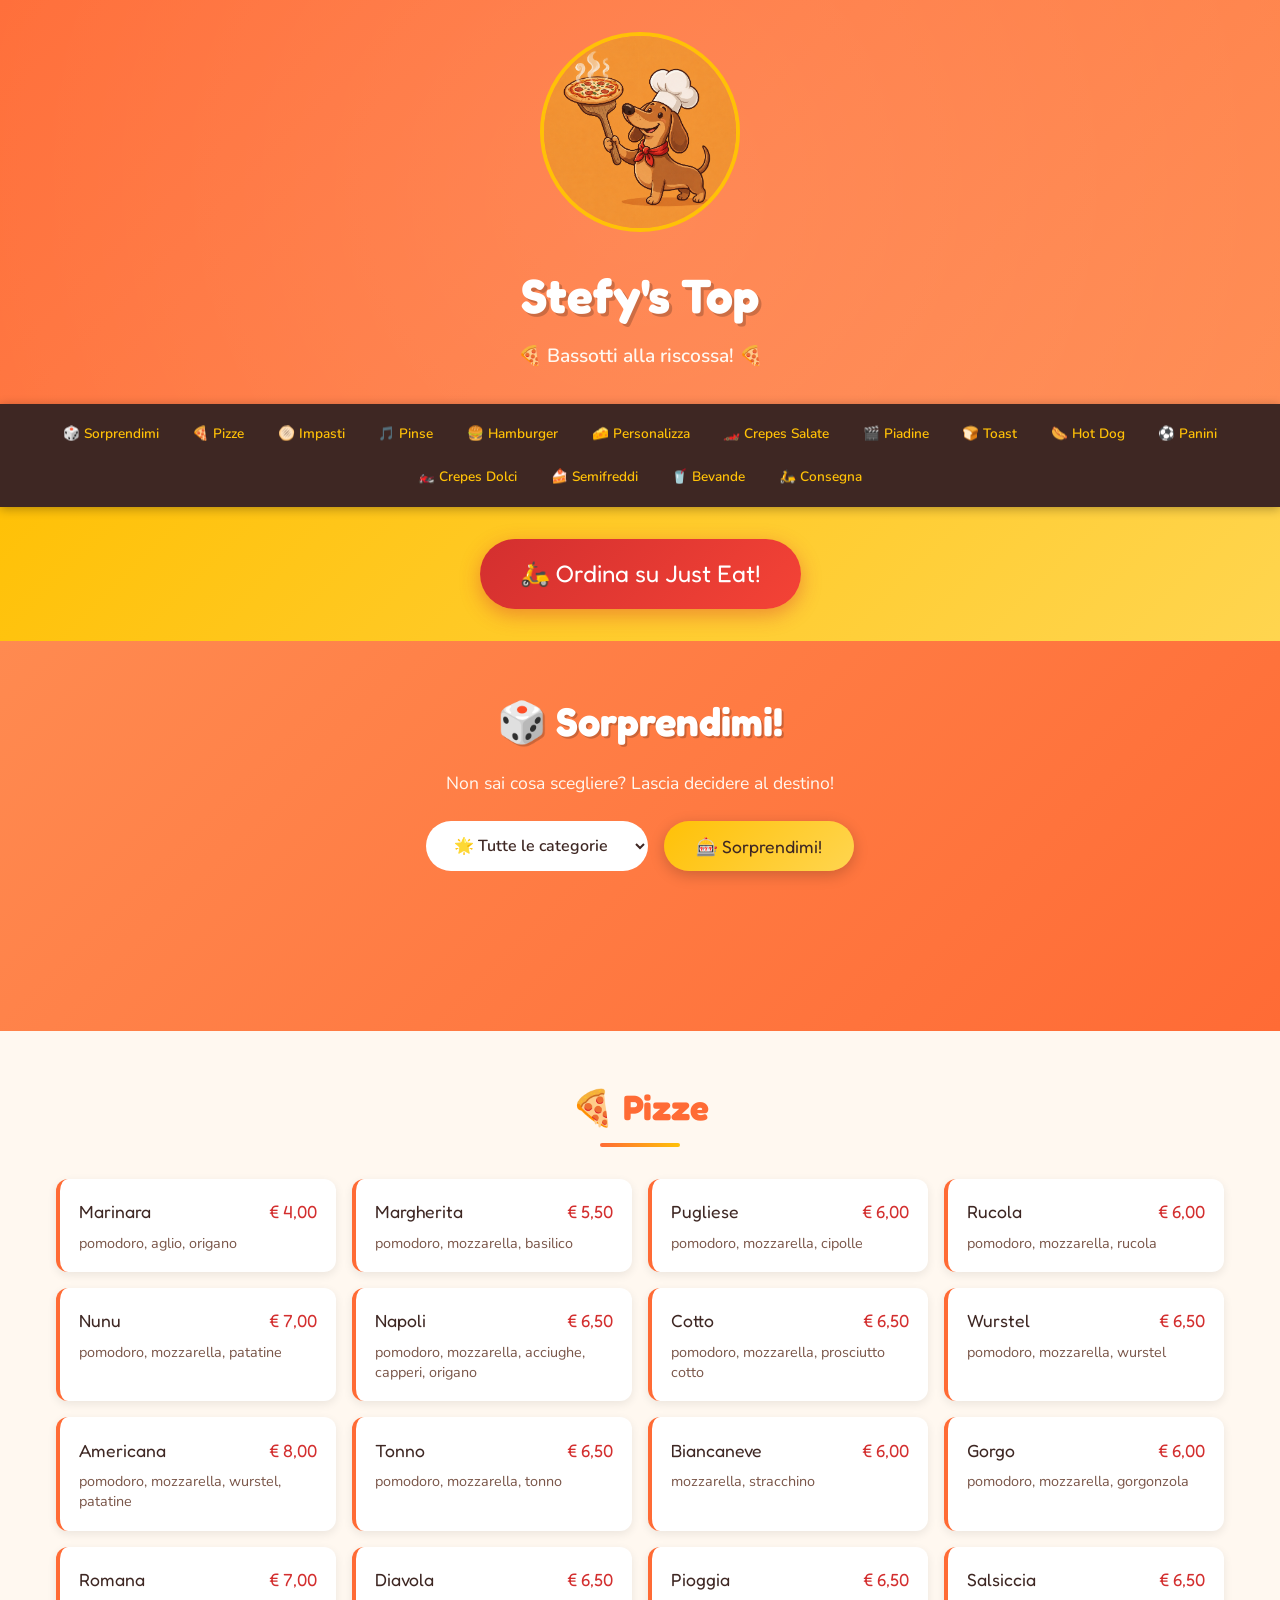
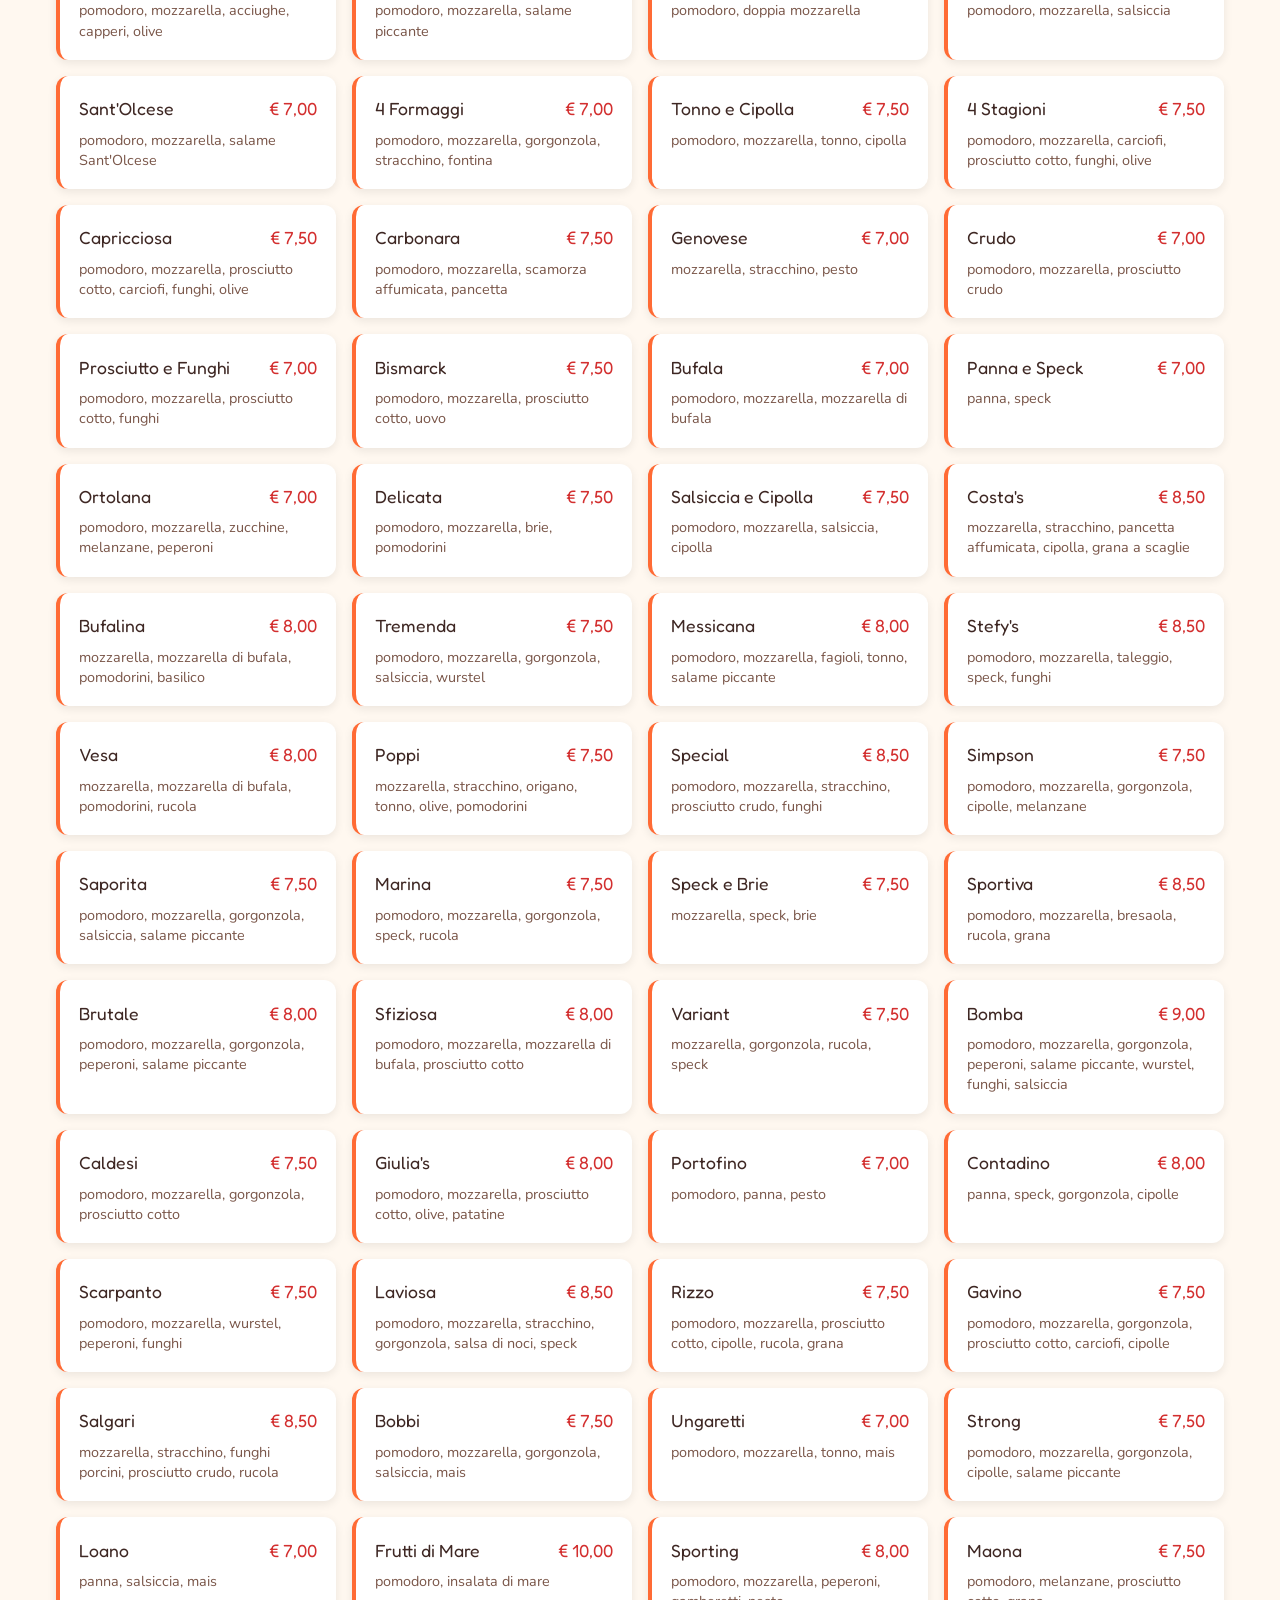
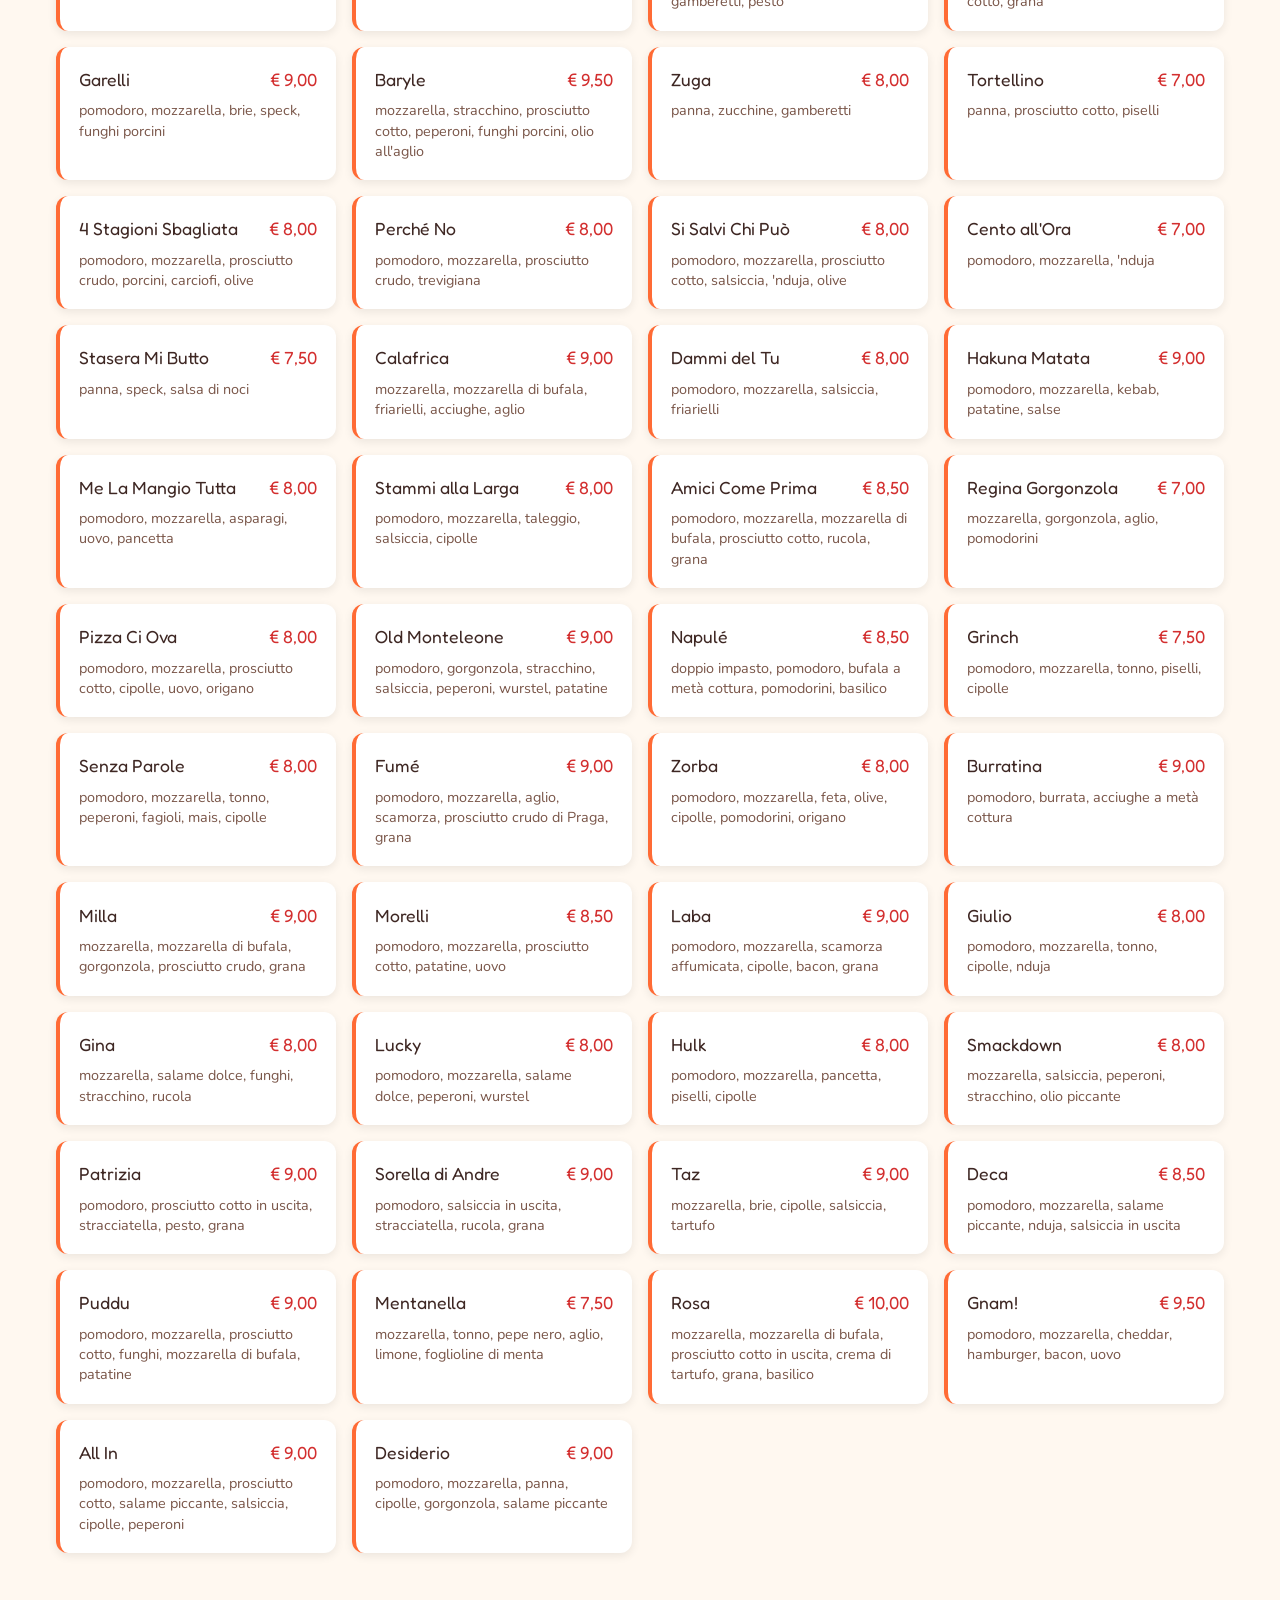
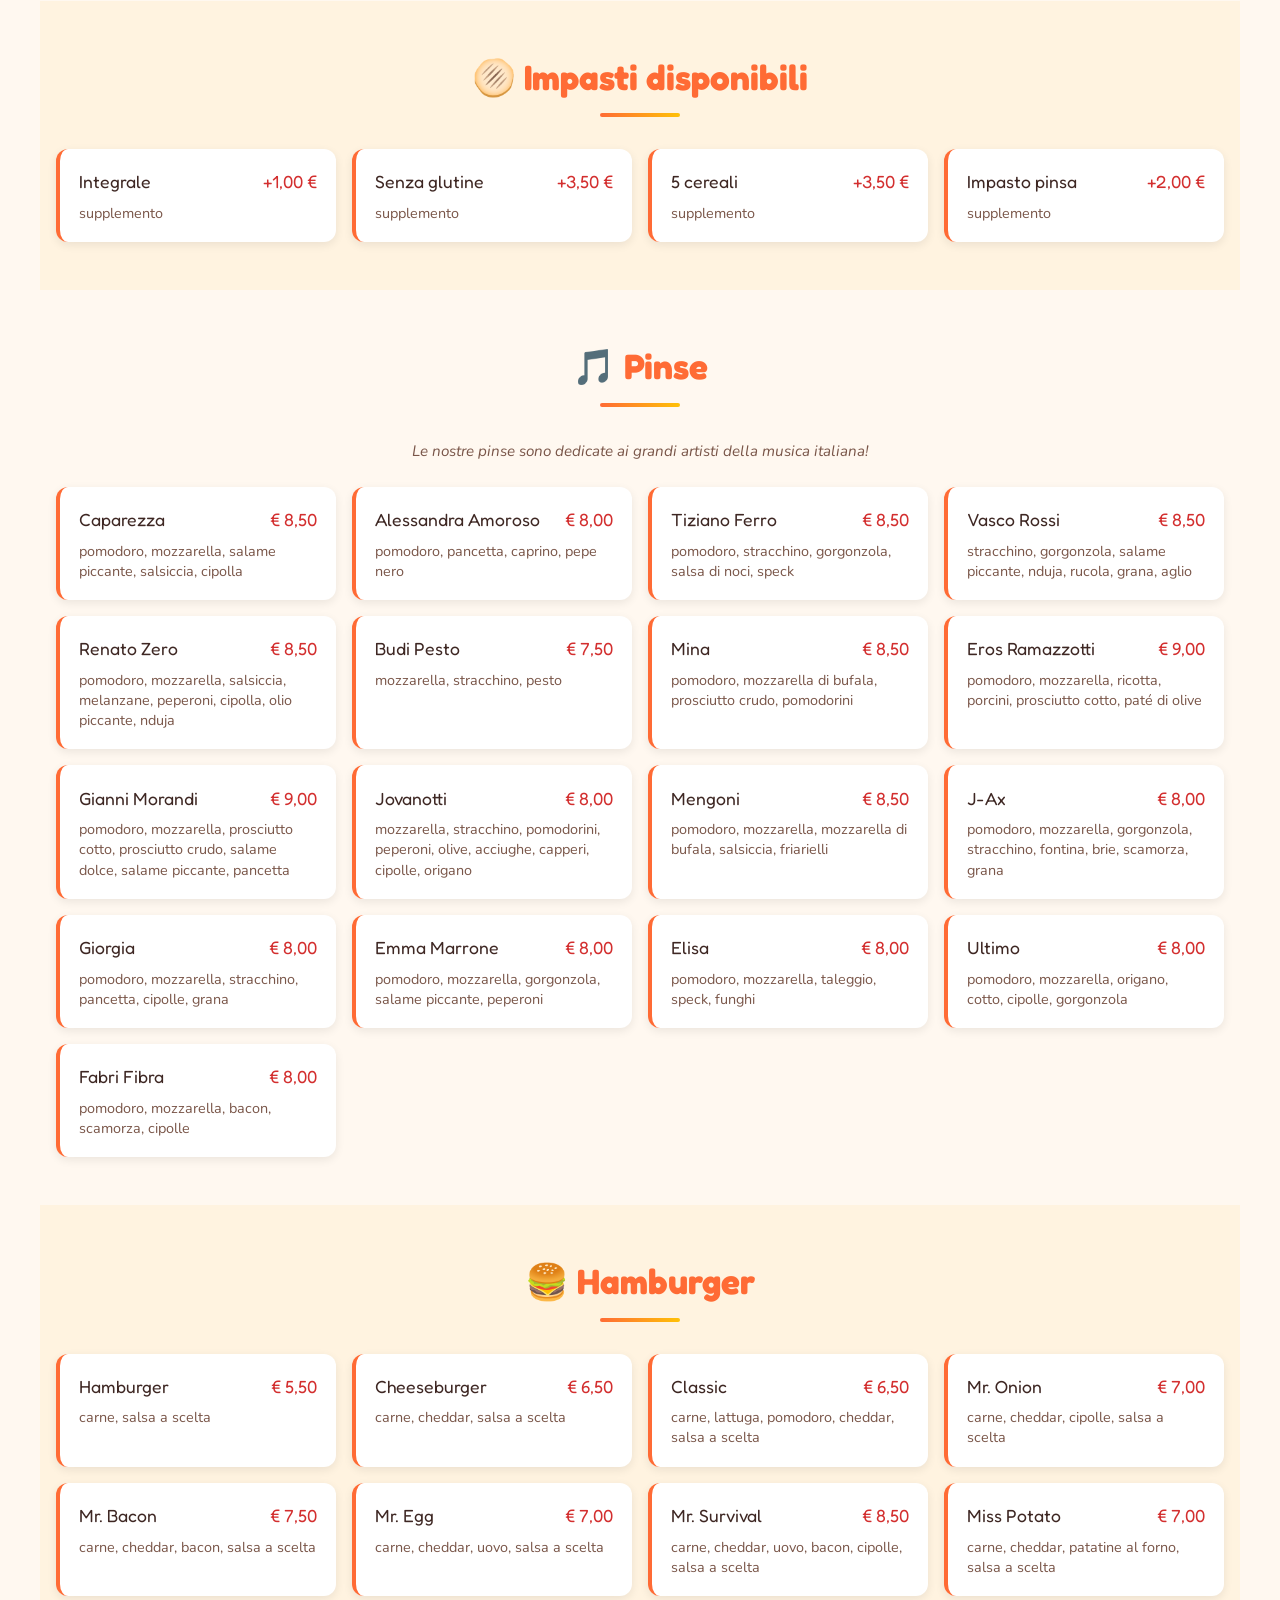
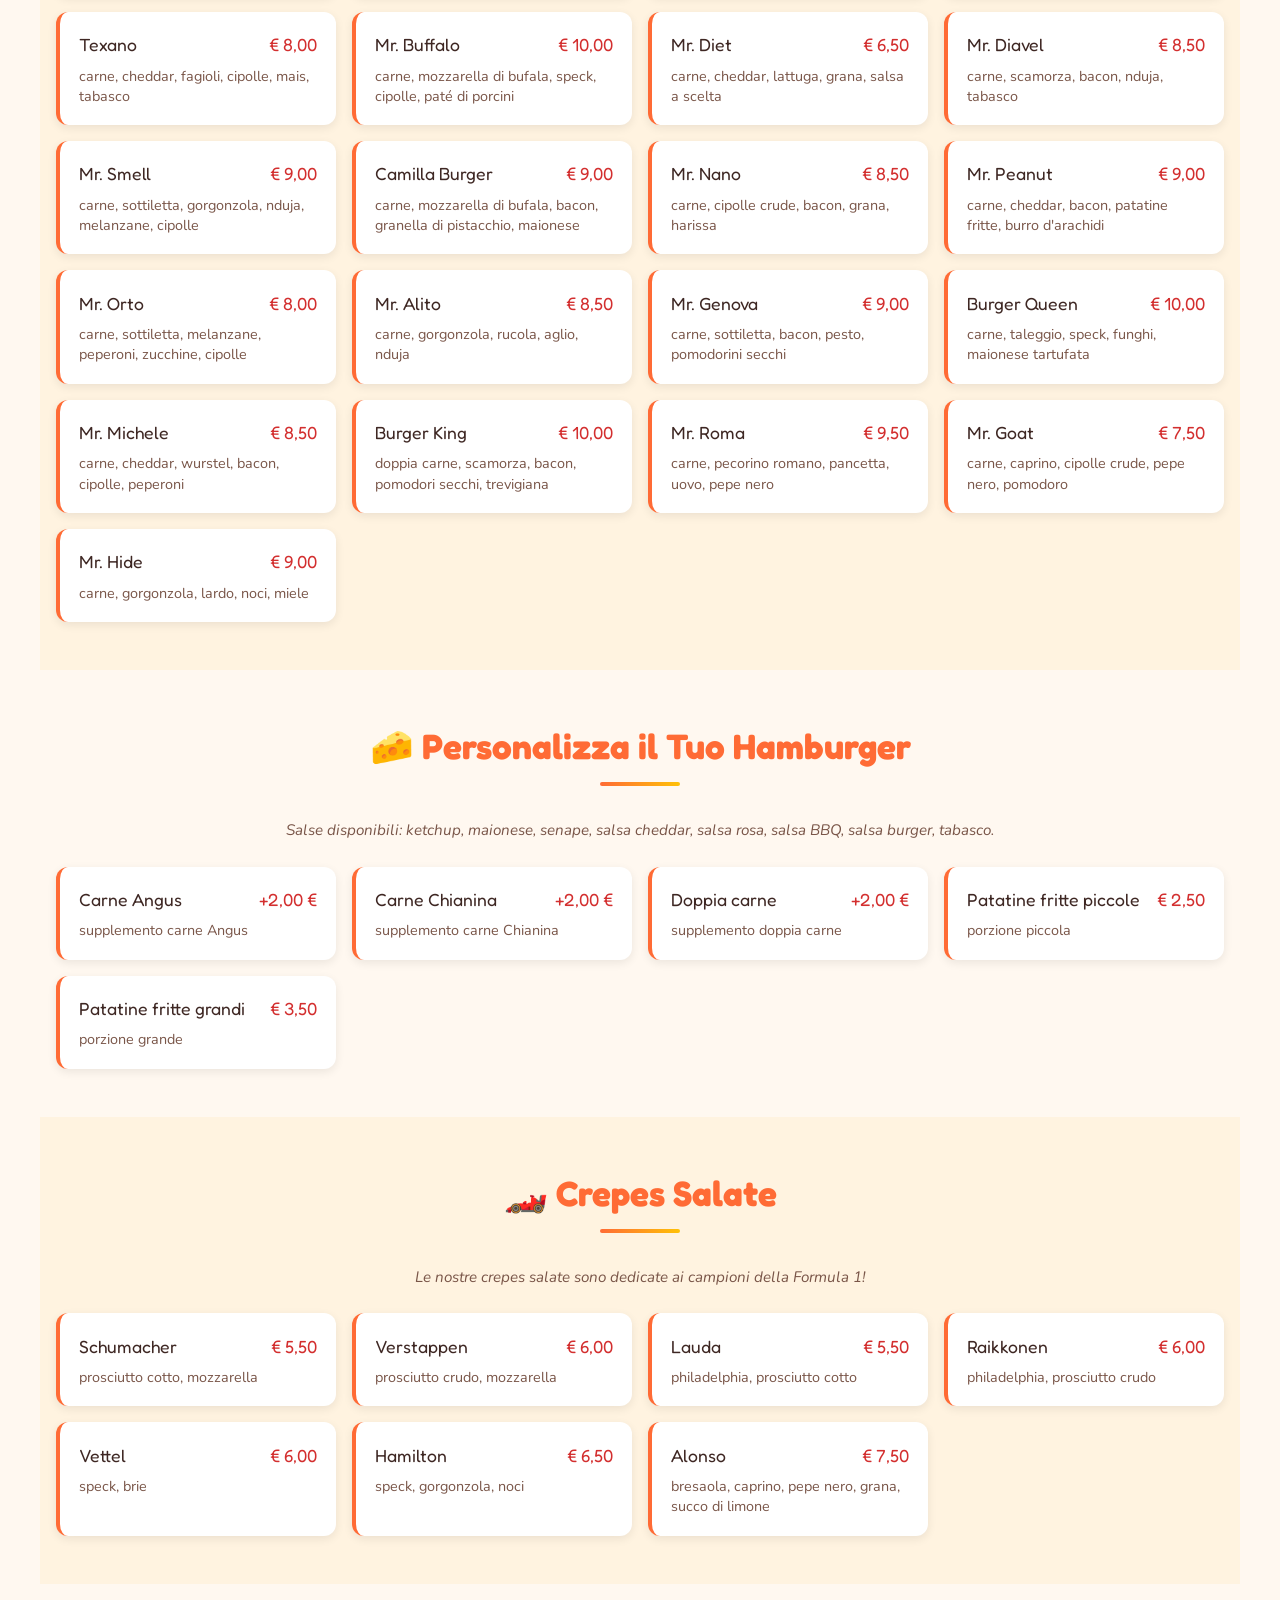
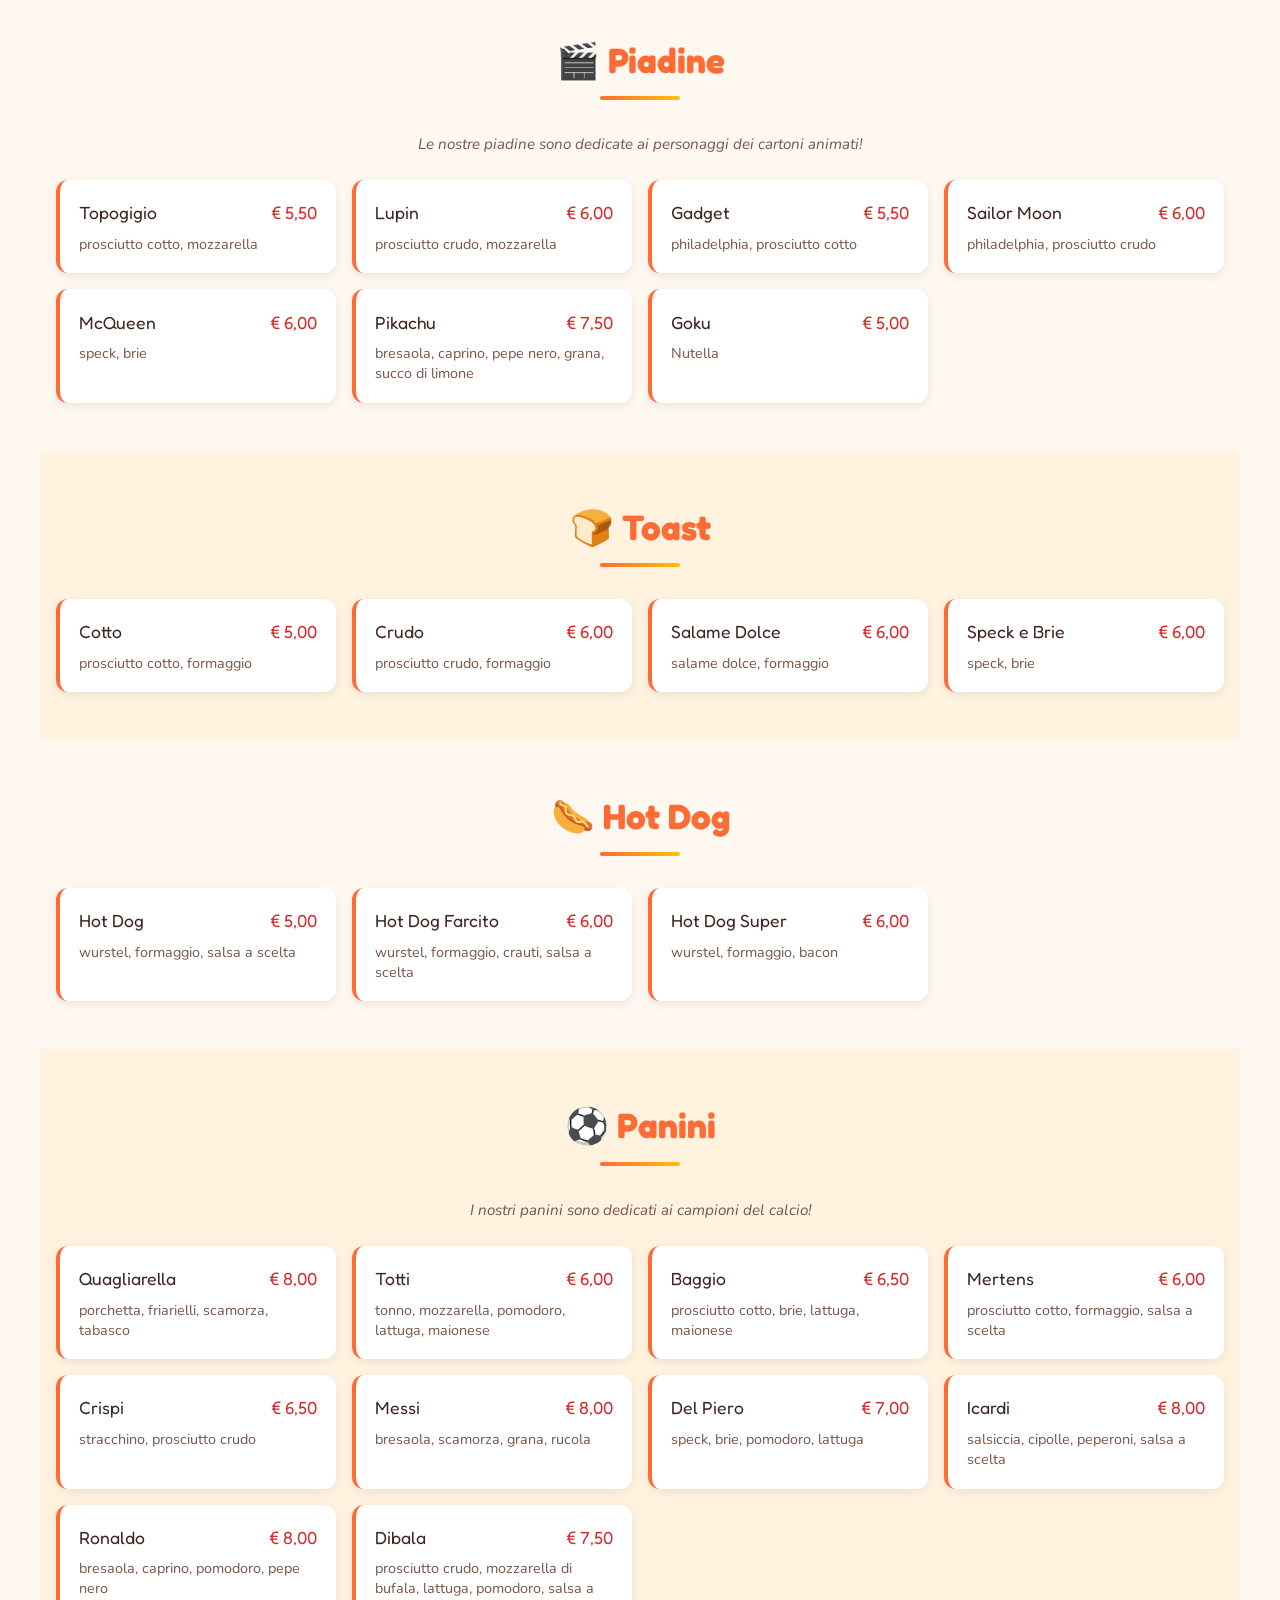
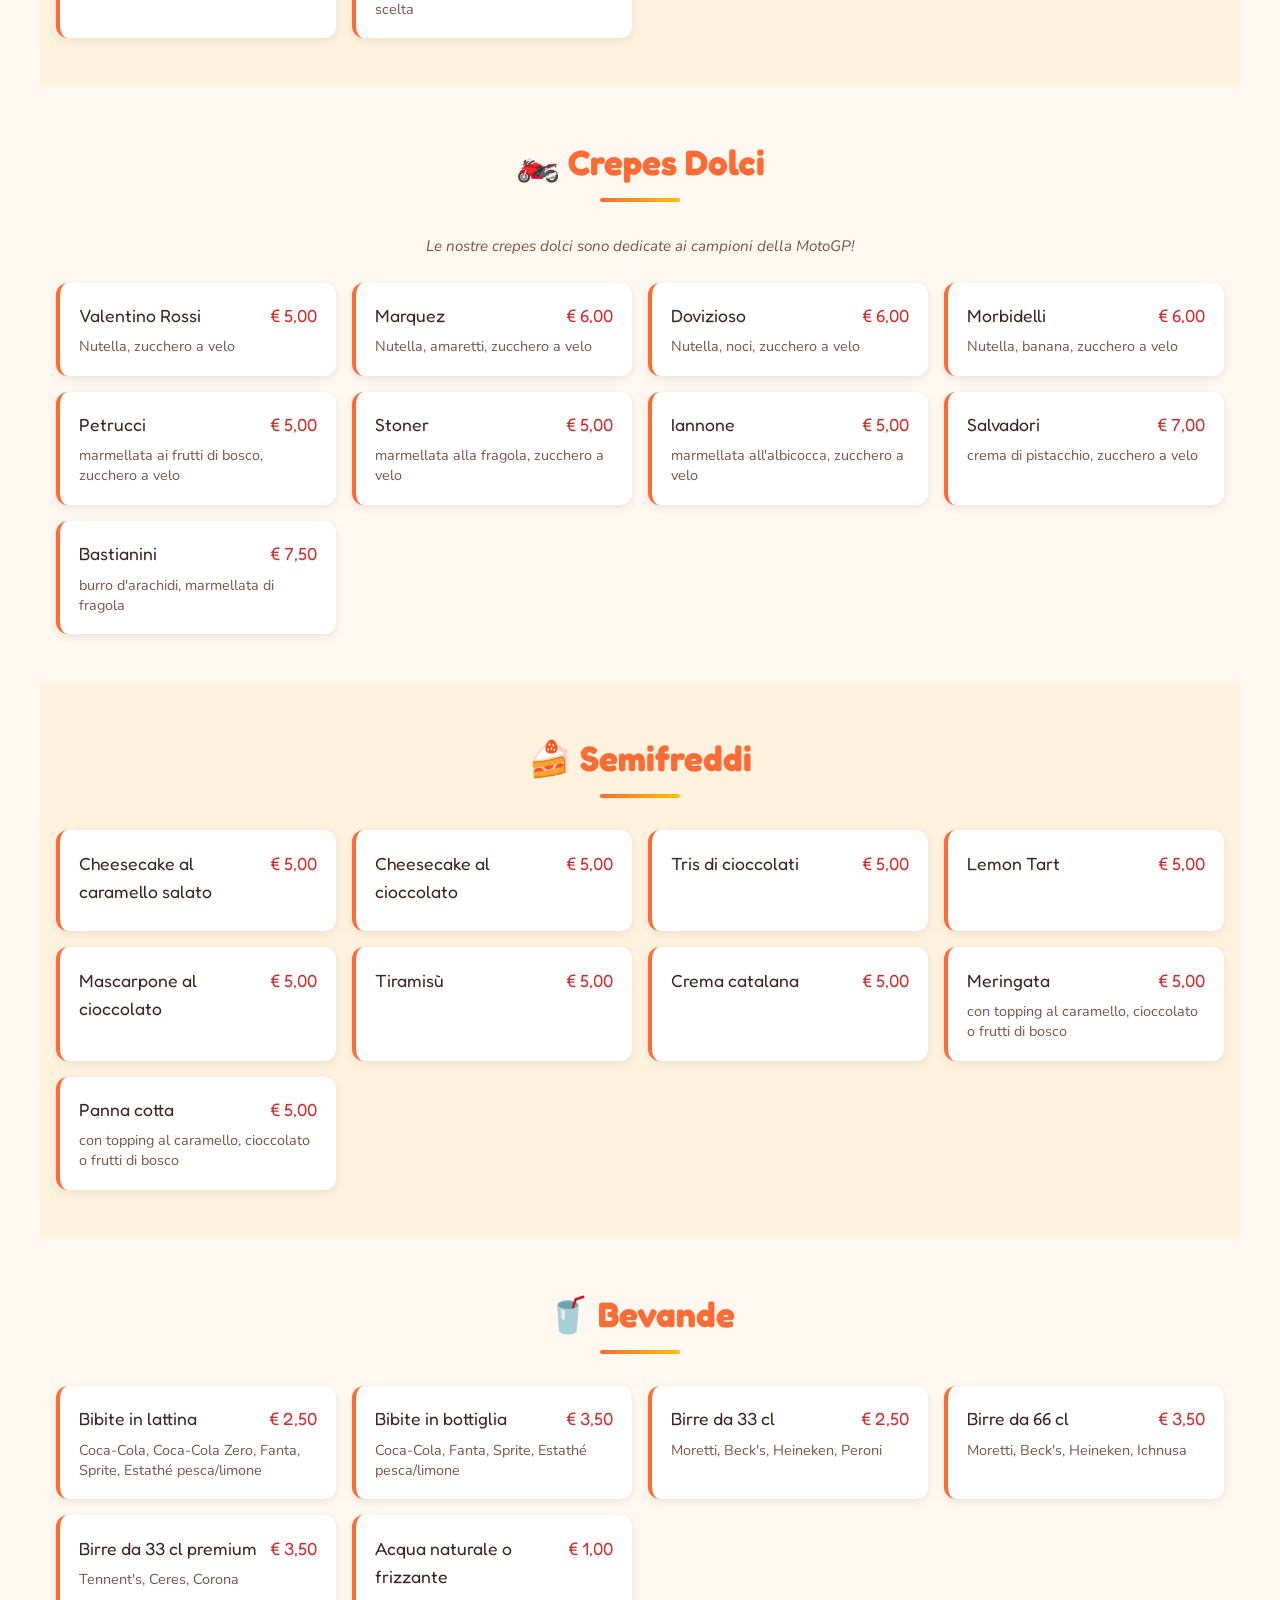
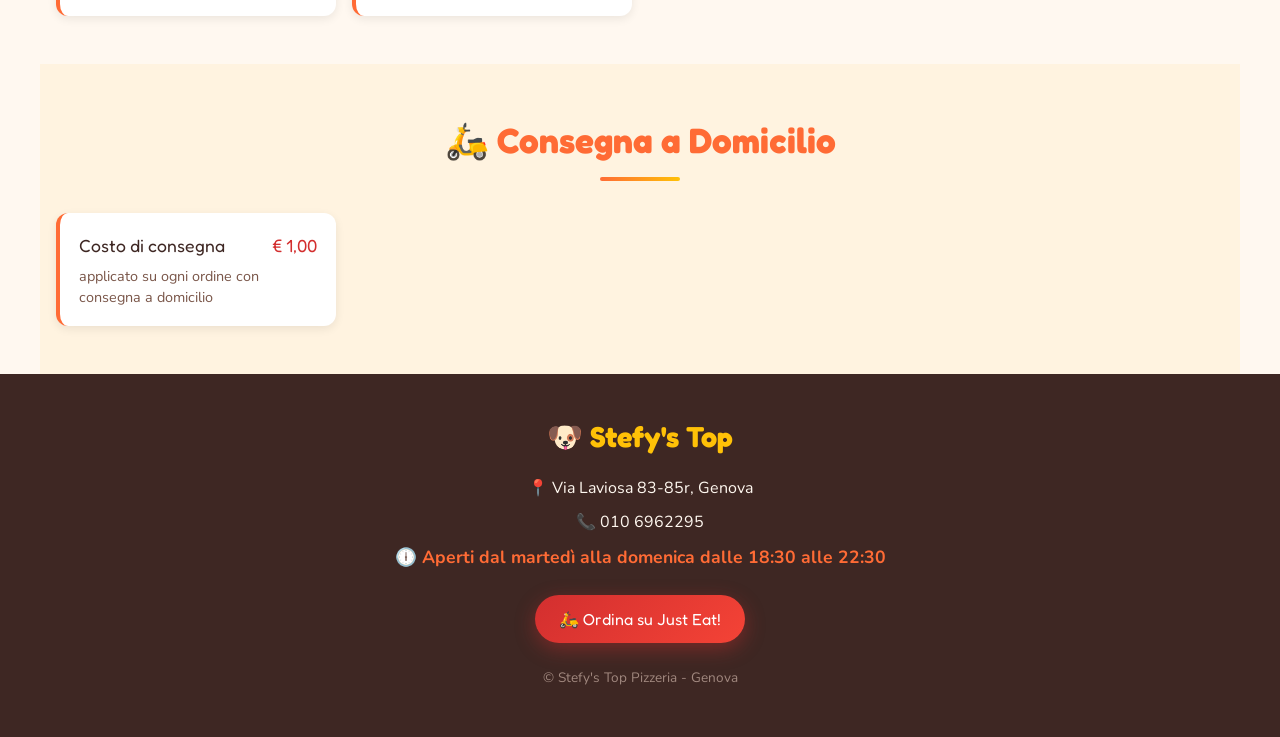
<file: index.html>
<!DOCTYPE html>
<html lang="it">
<head>
  <meta charset="UTF-8">
  <meta http-equiv="refresh" content="0; url=Sito/final/index.html">
  <title>Stefy's Top - Pizzeria Genova</title>
</head>
<body>
  <p>Se non vieni reindirizzato automaticamente, <a href="Sito/final/index.html">clicca qui</a>.</p>
</body>
</html>
</file>
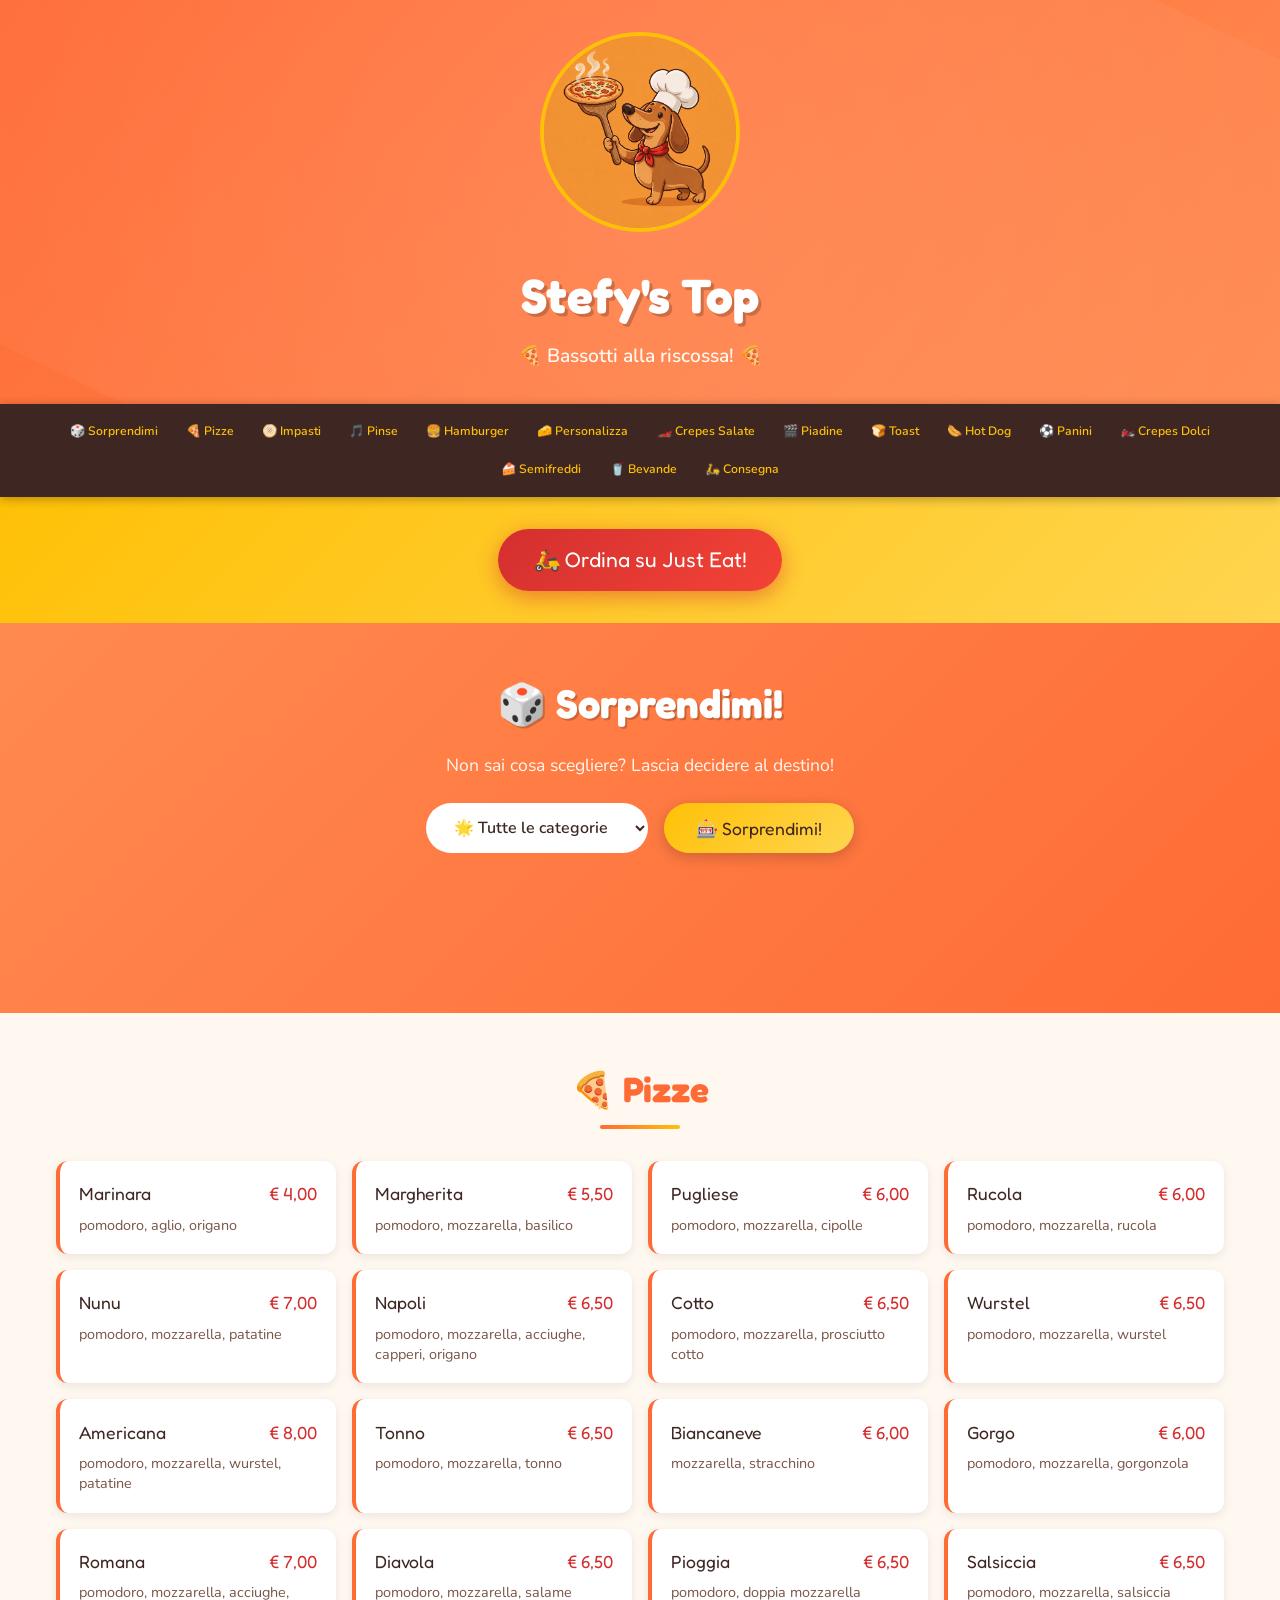
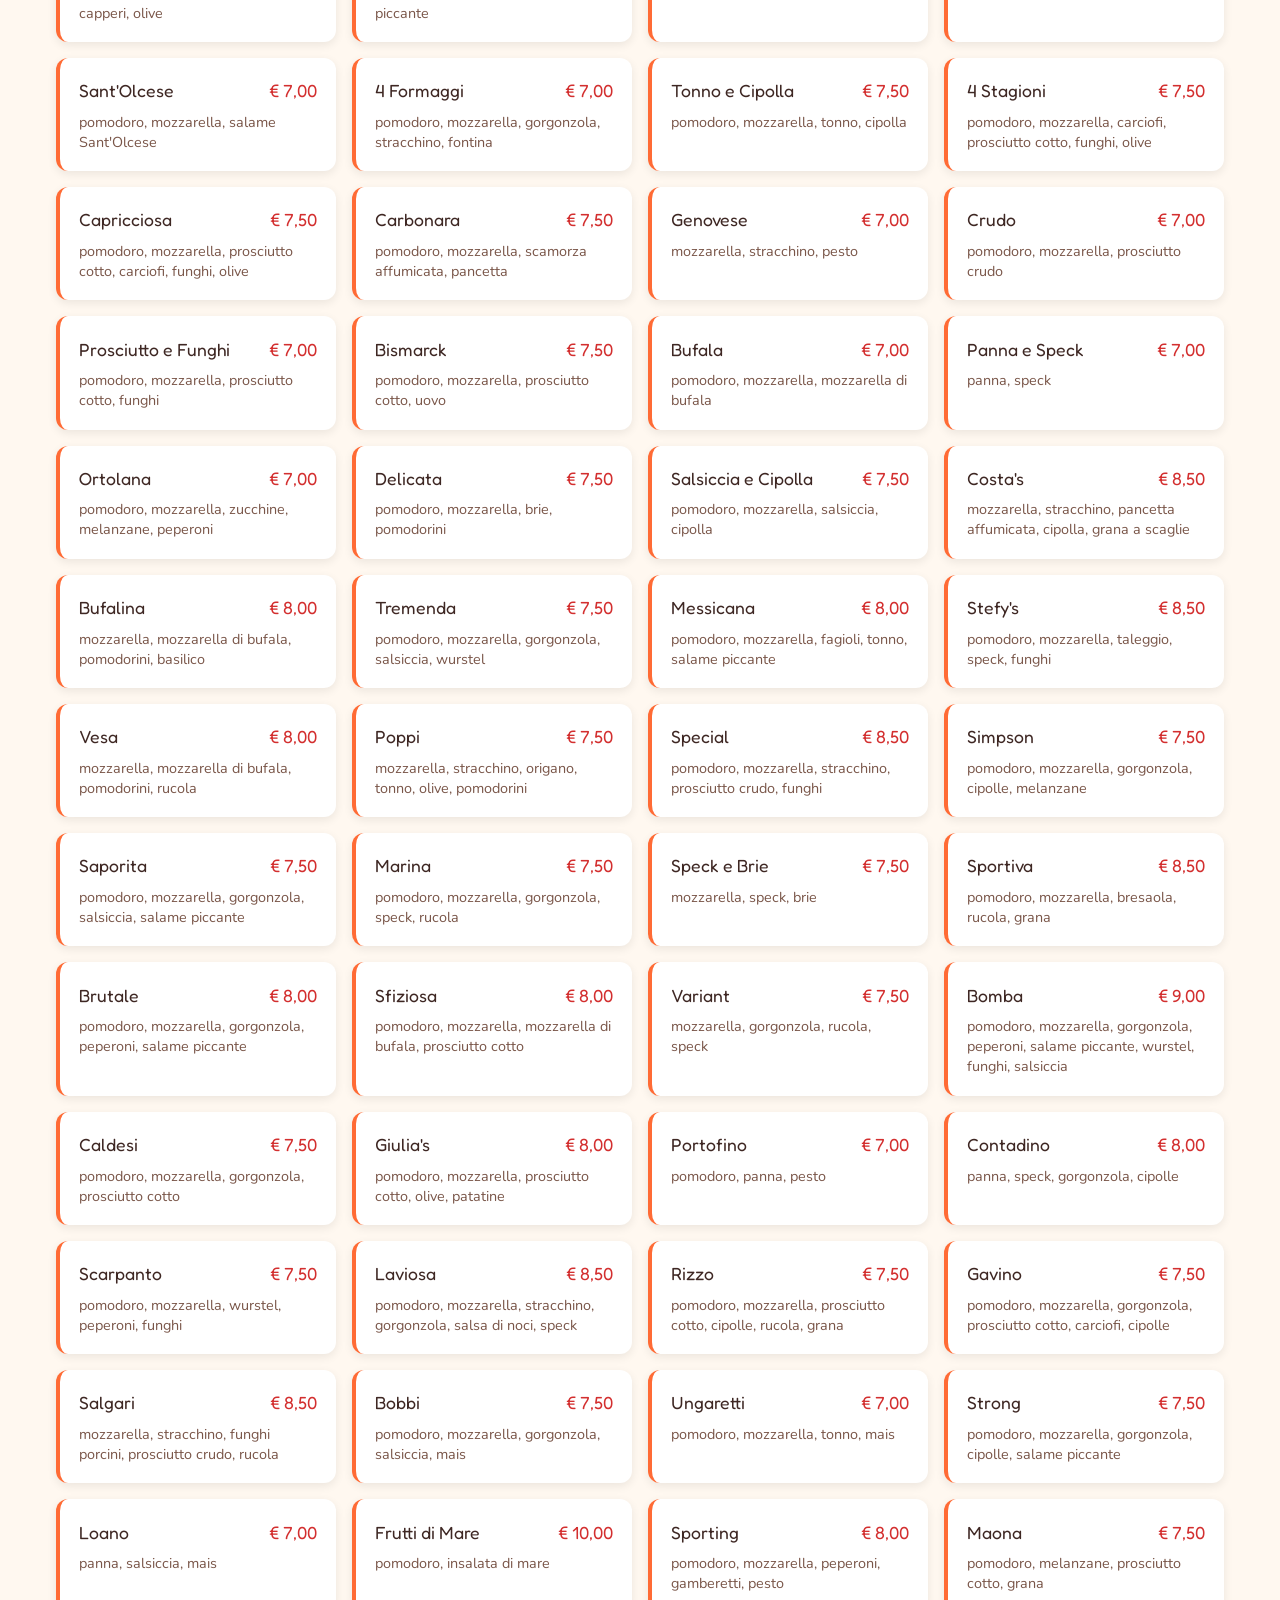
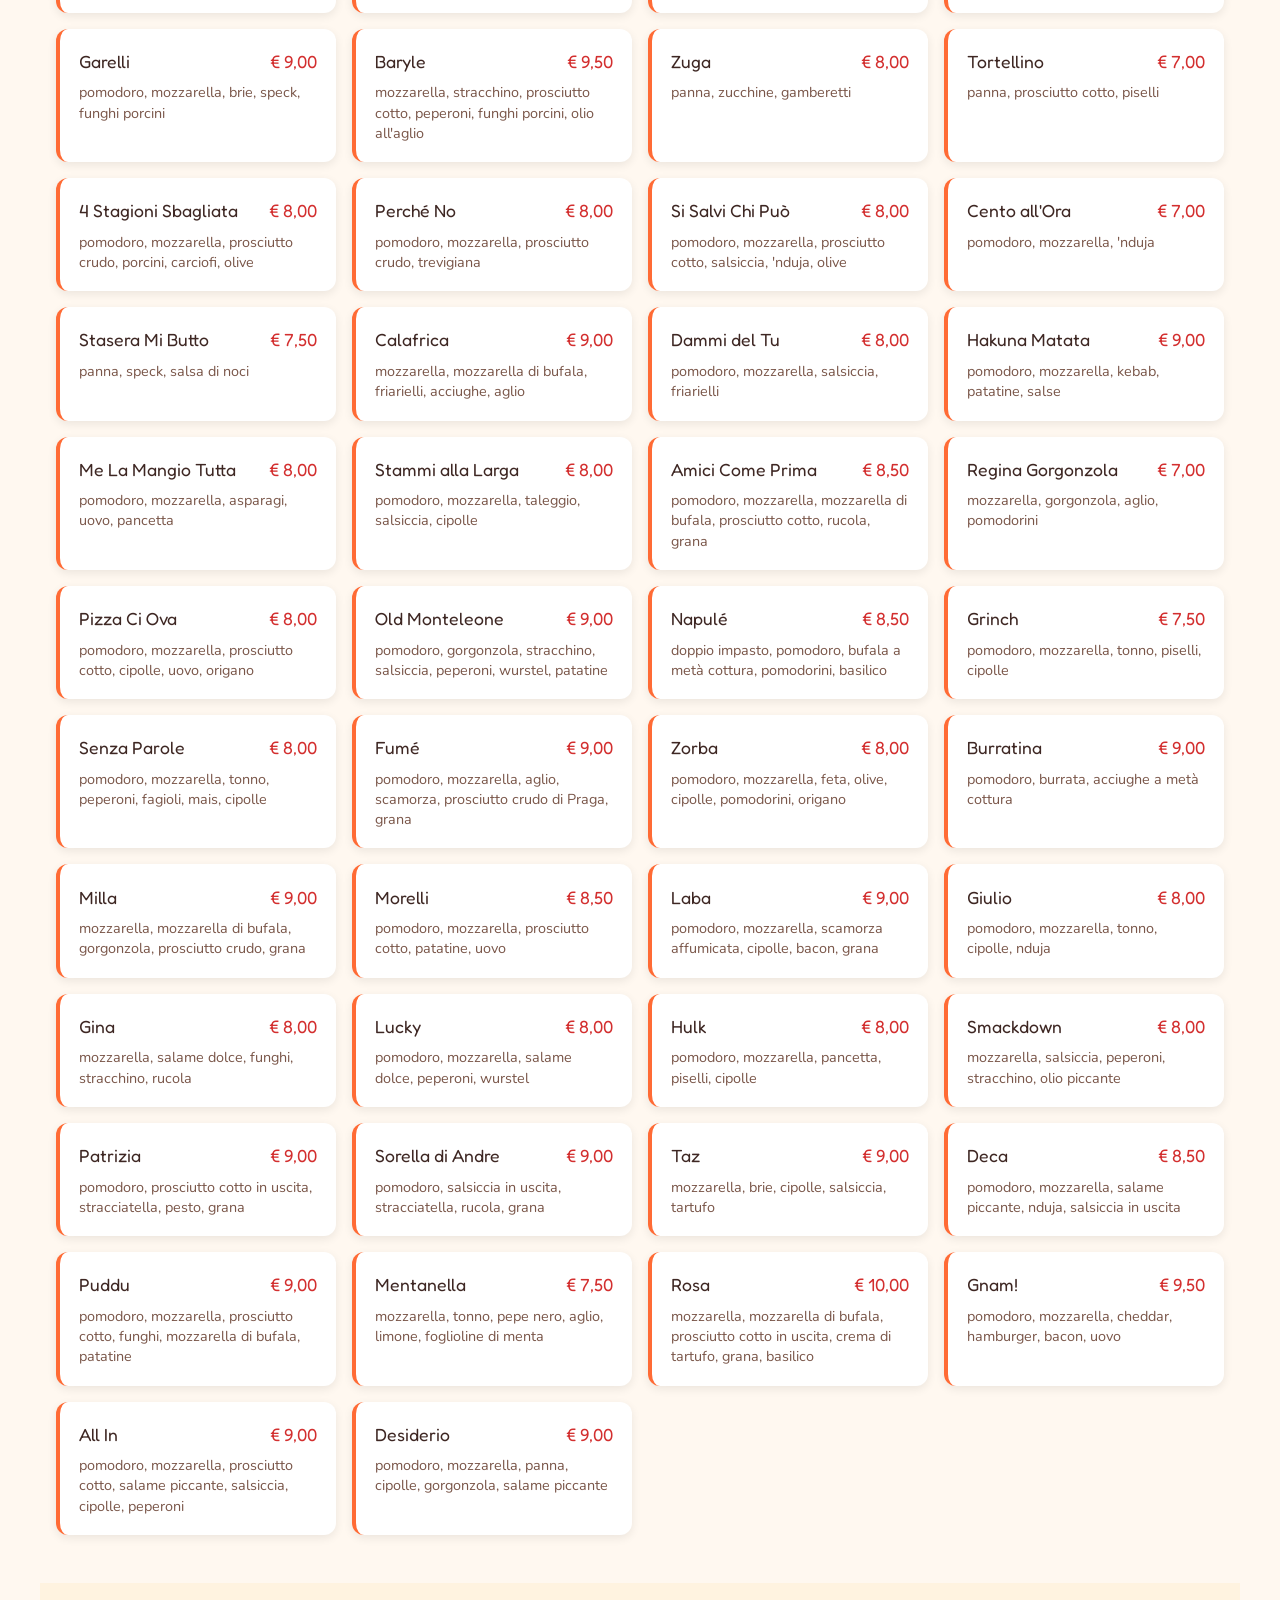
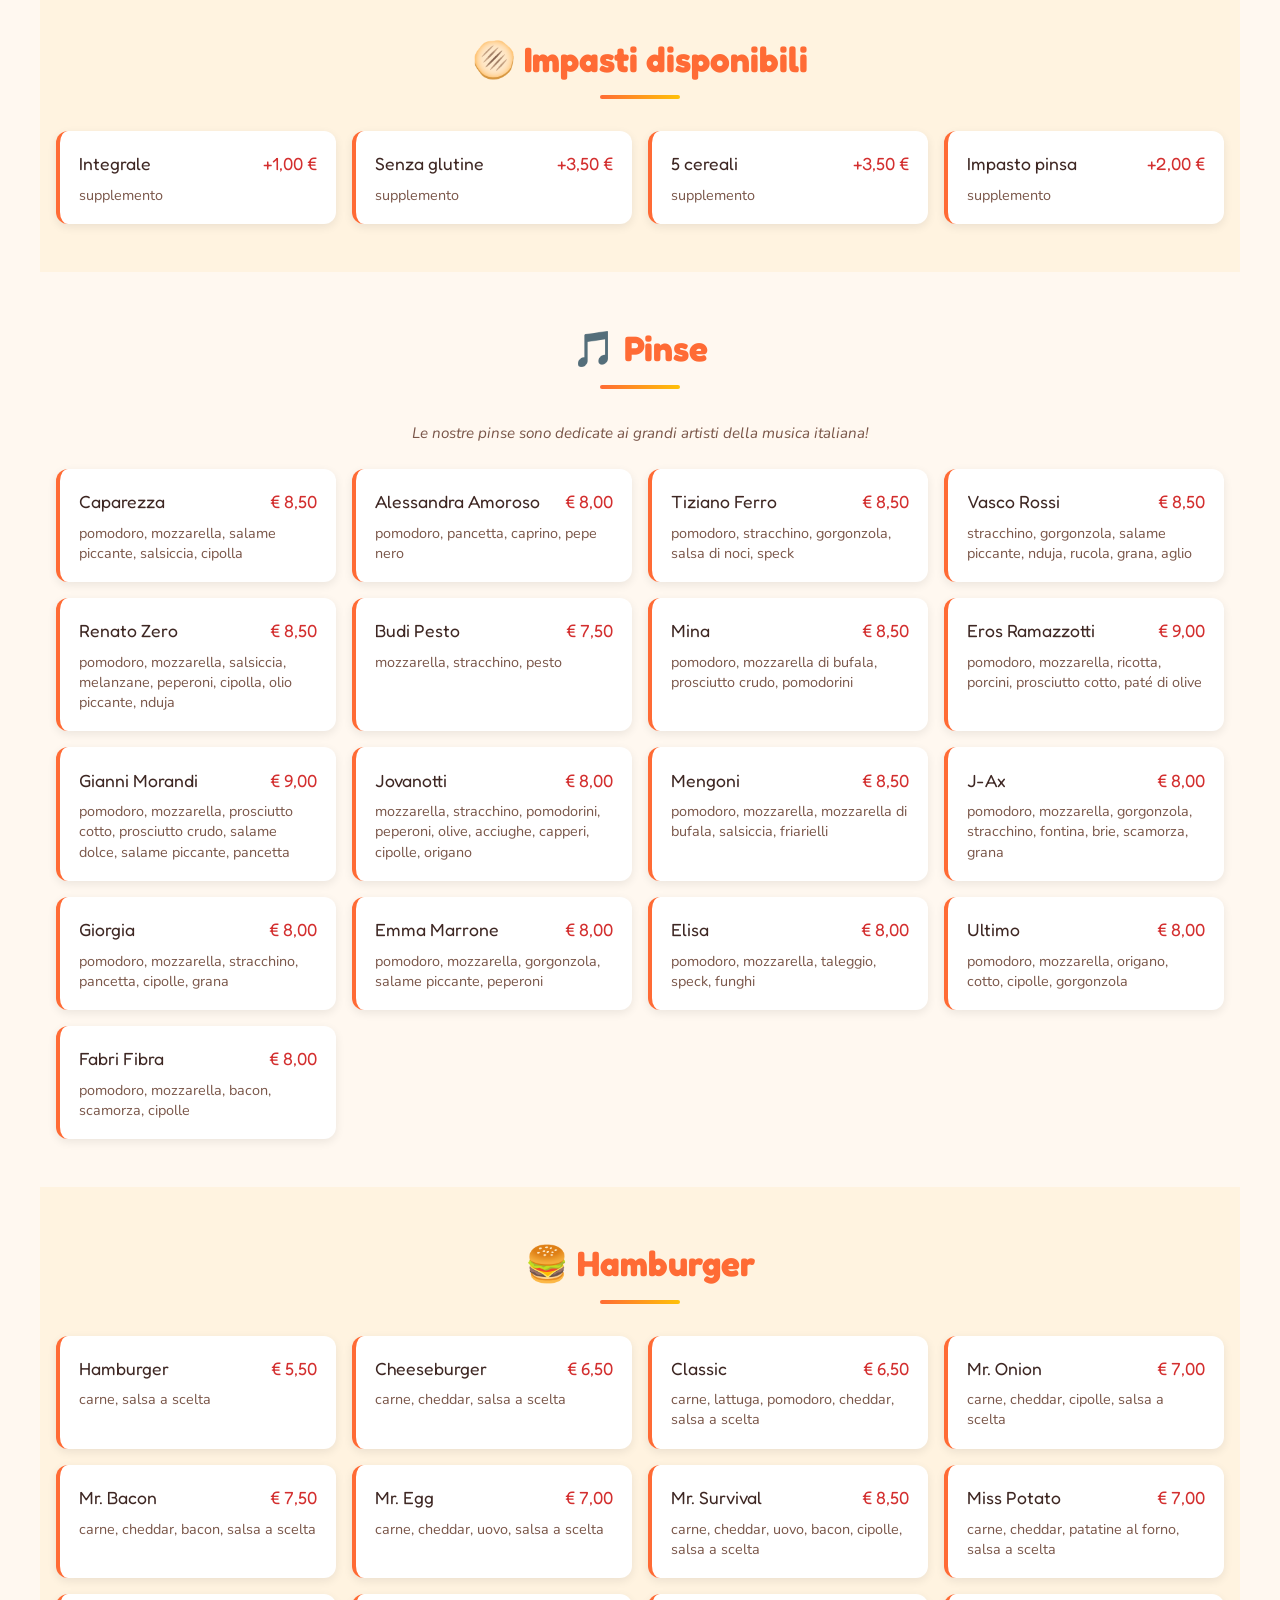
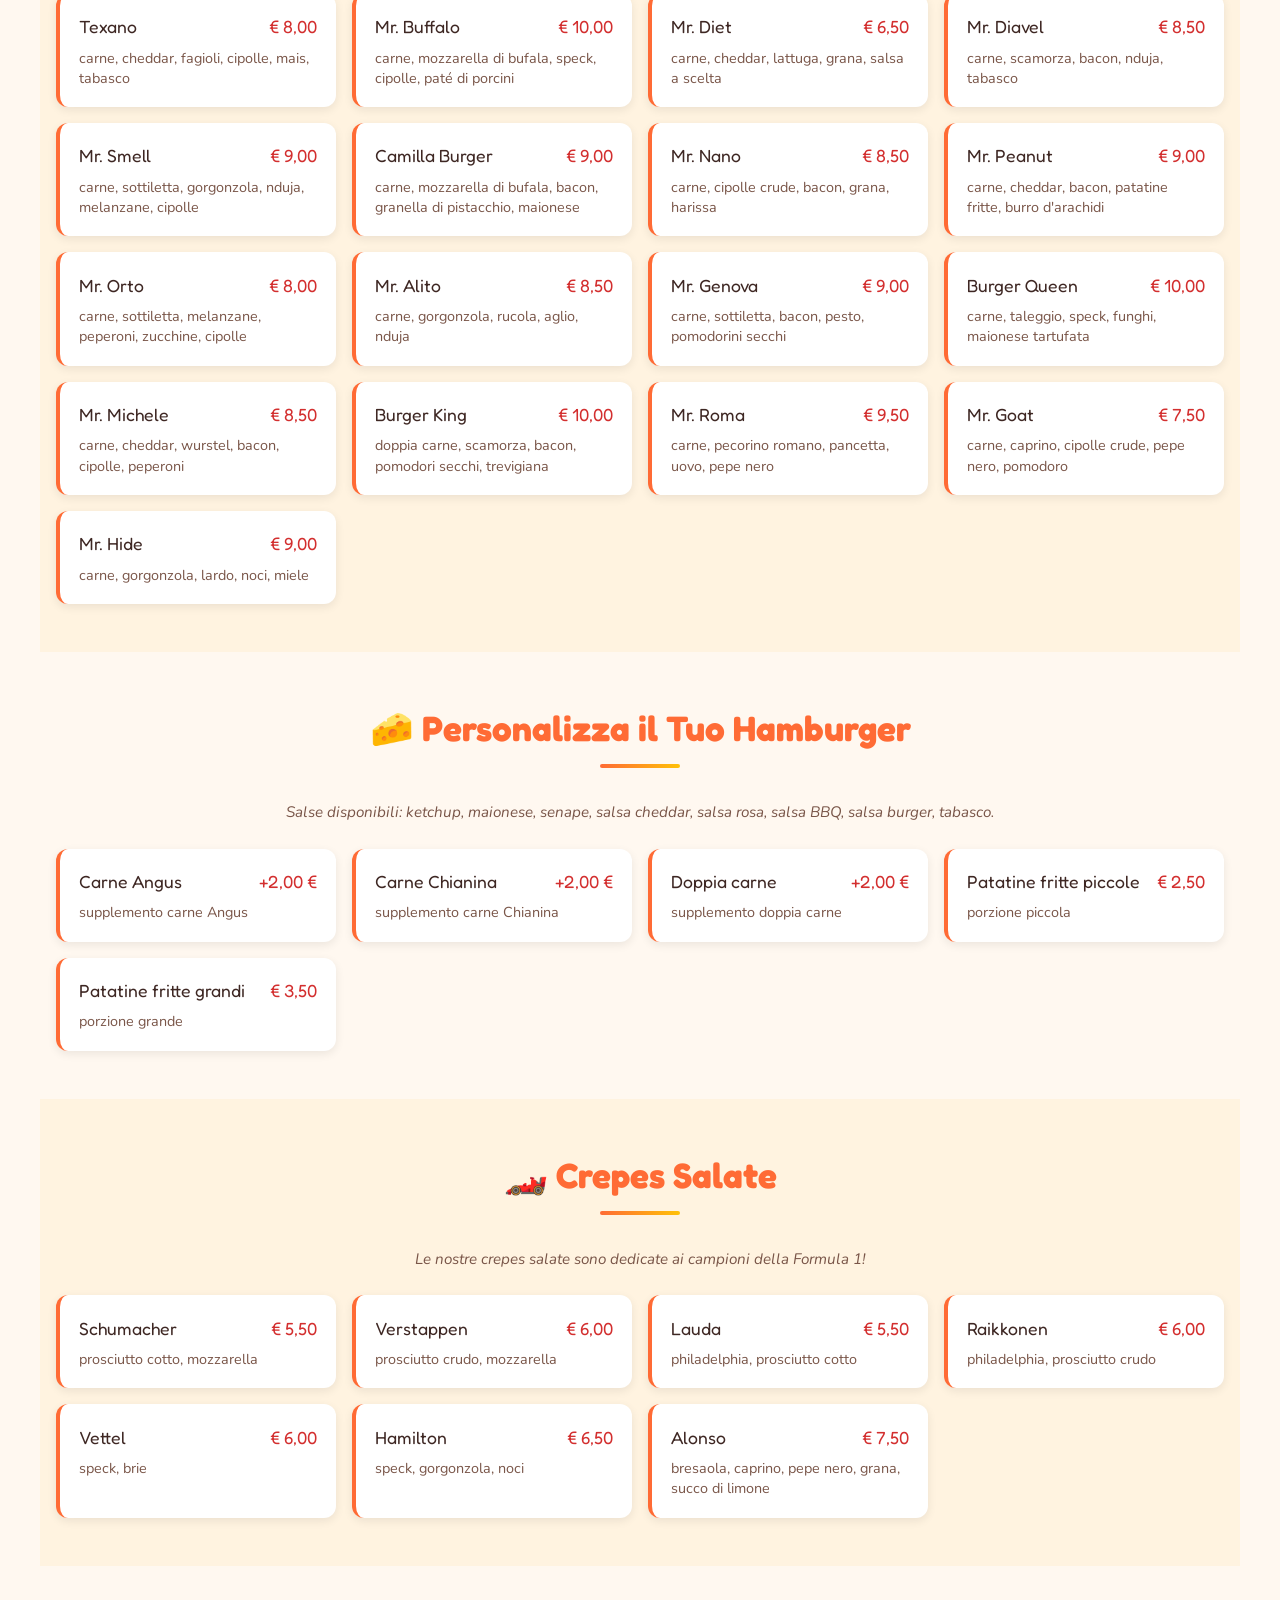
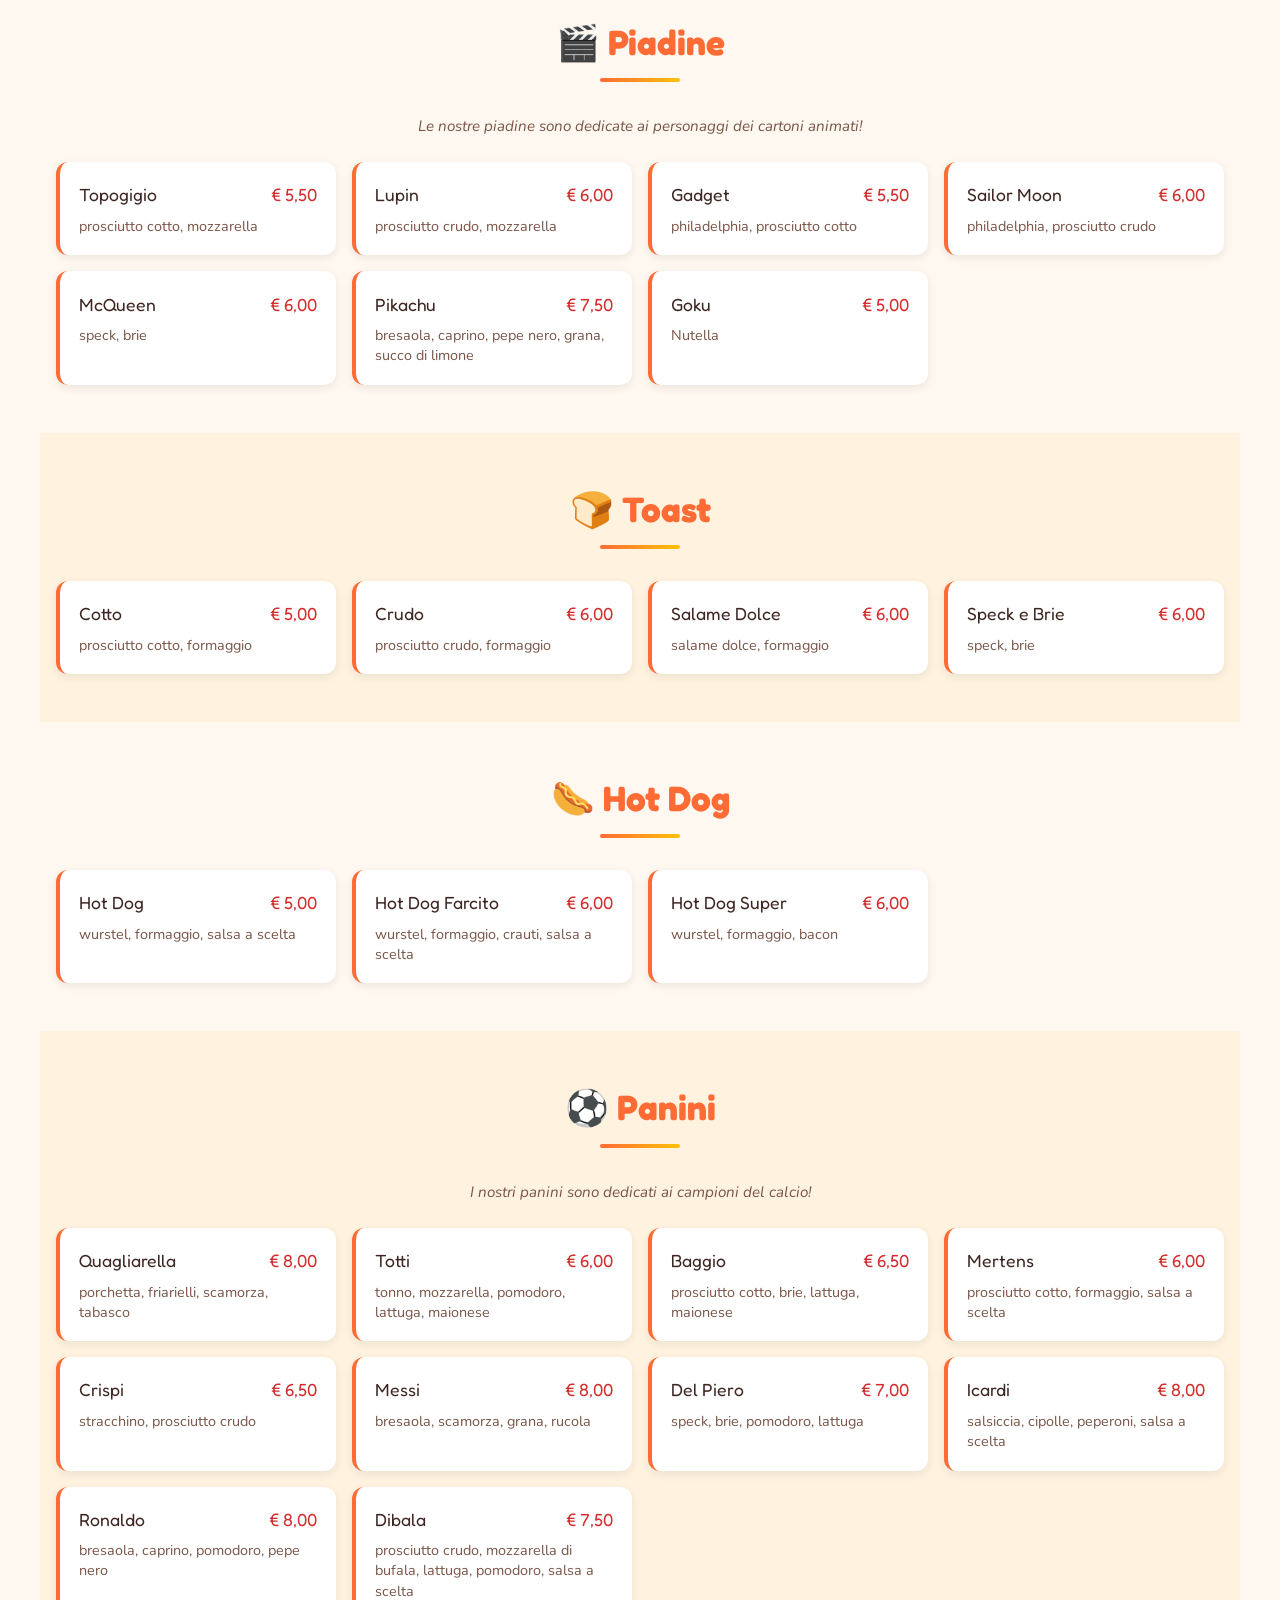
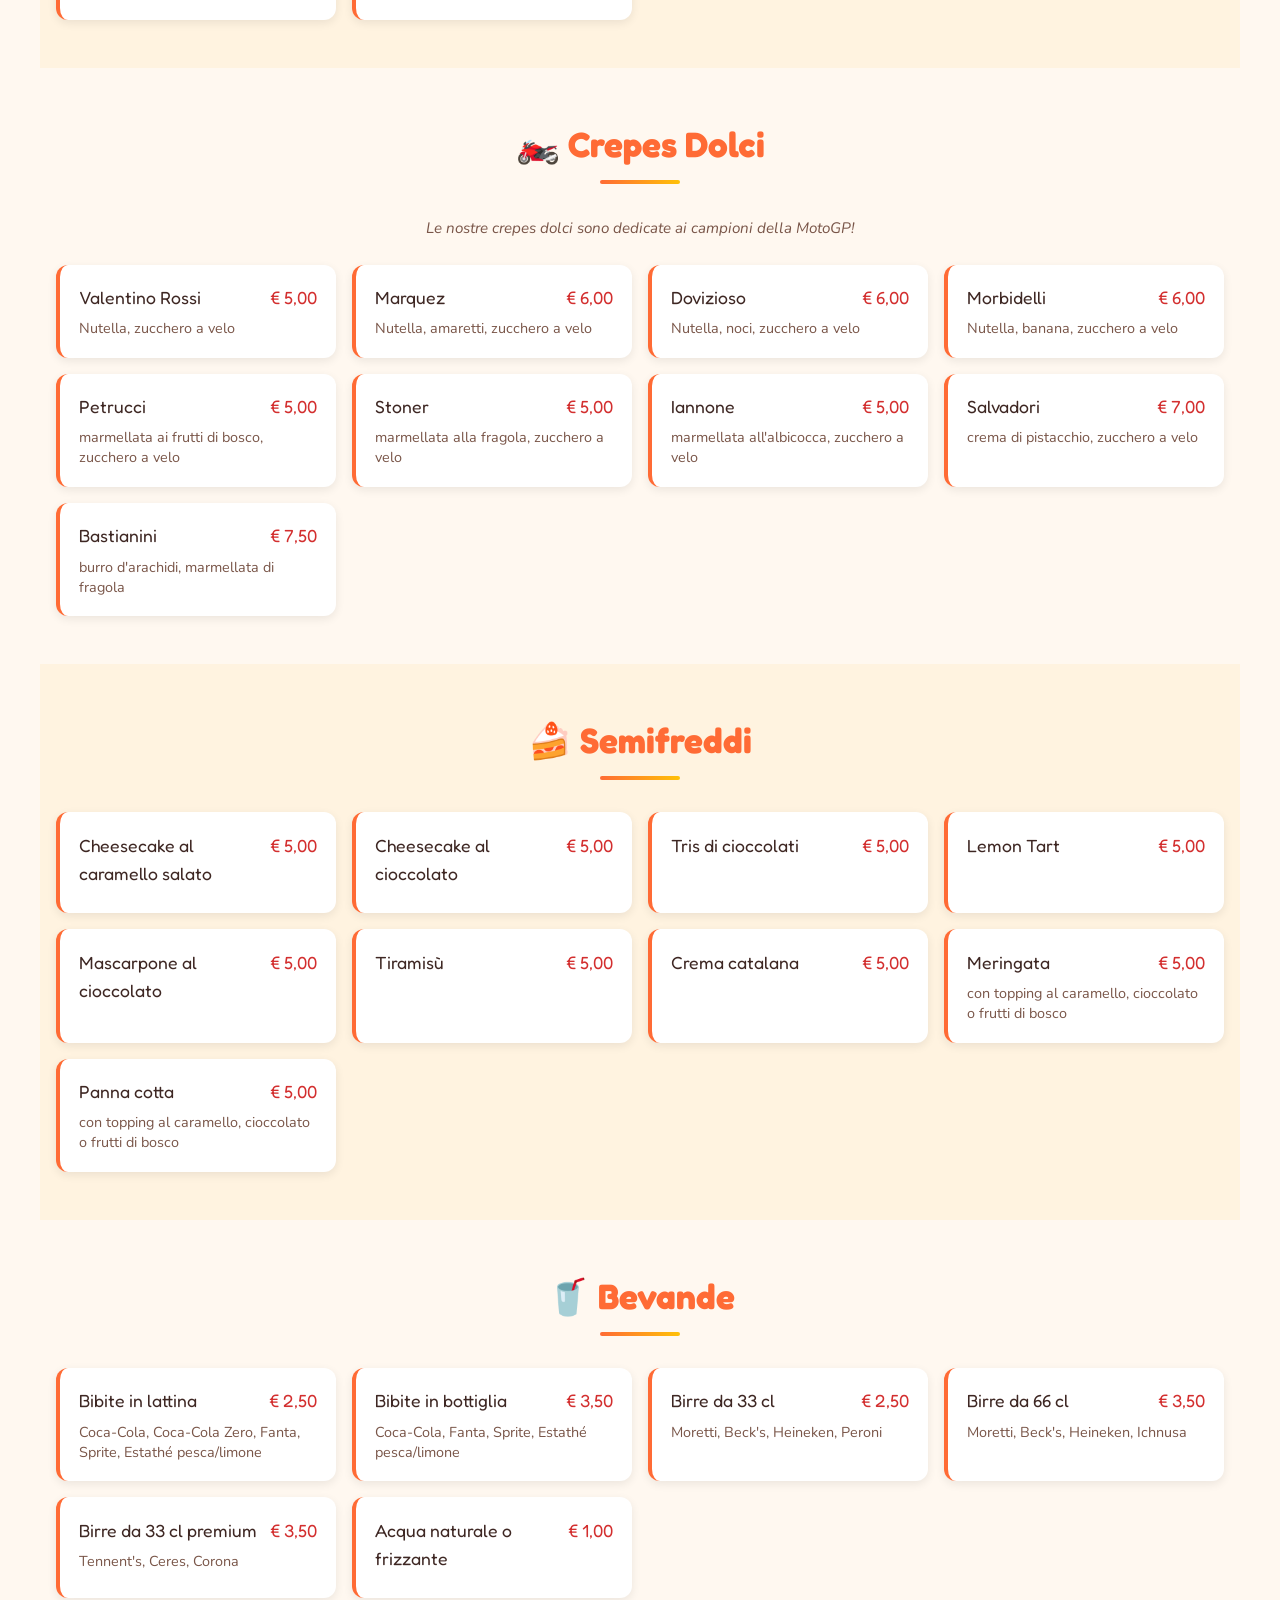
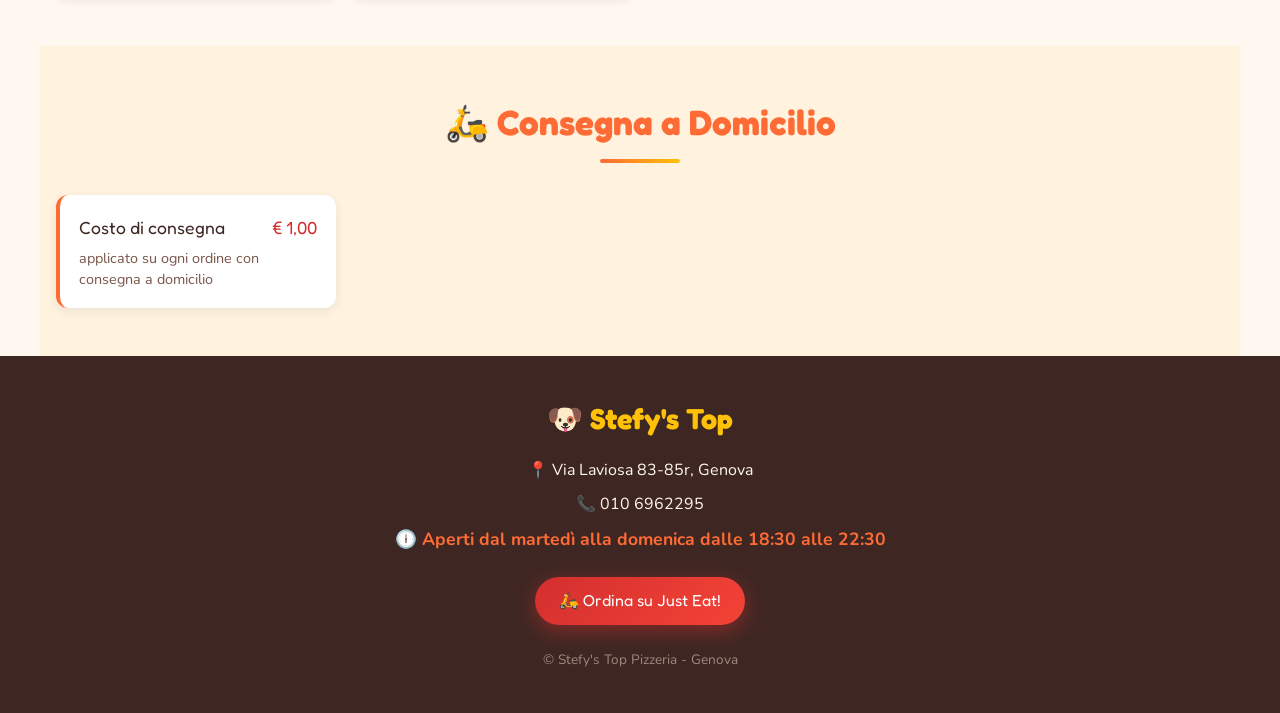
<file: Sito/index.html>
<!DOCTYPE html>
  <html lang="en">
  <head>
    <meta charset="UTF-8">
    <title>Links</title>
    <meta http-equiv="refresh" content="0; url=final/index.html">
  </head>
  <body>
    <p>If you are not redirected automatically, follow this <a href="final/index.html">final/index.html</a>.</p>
  </body>
  </html>
</file>
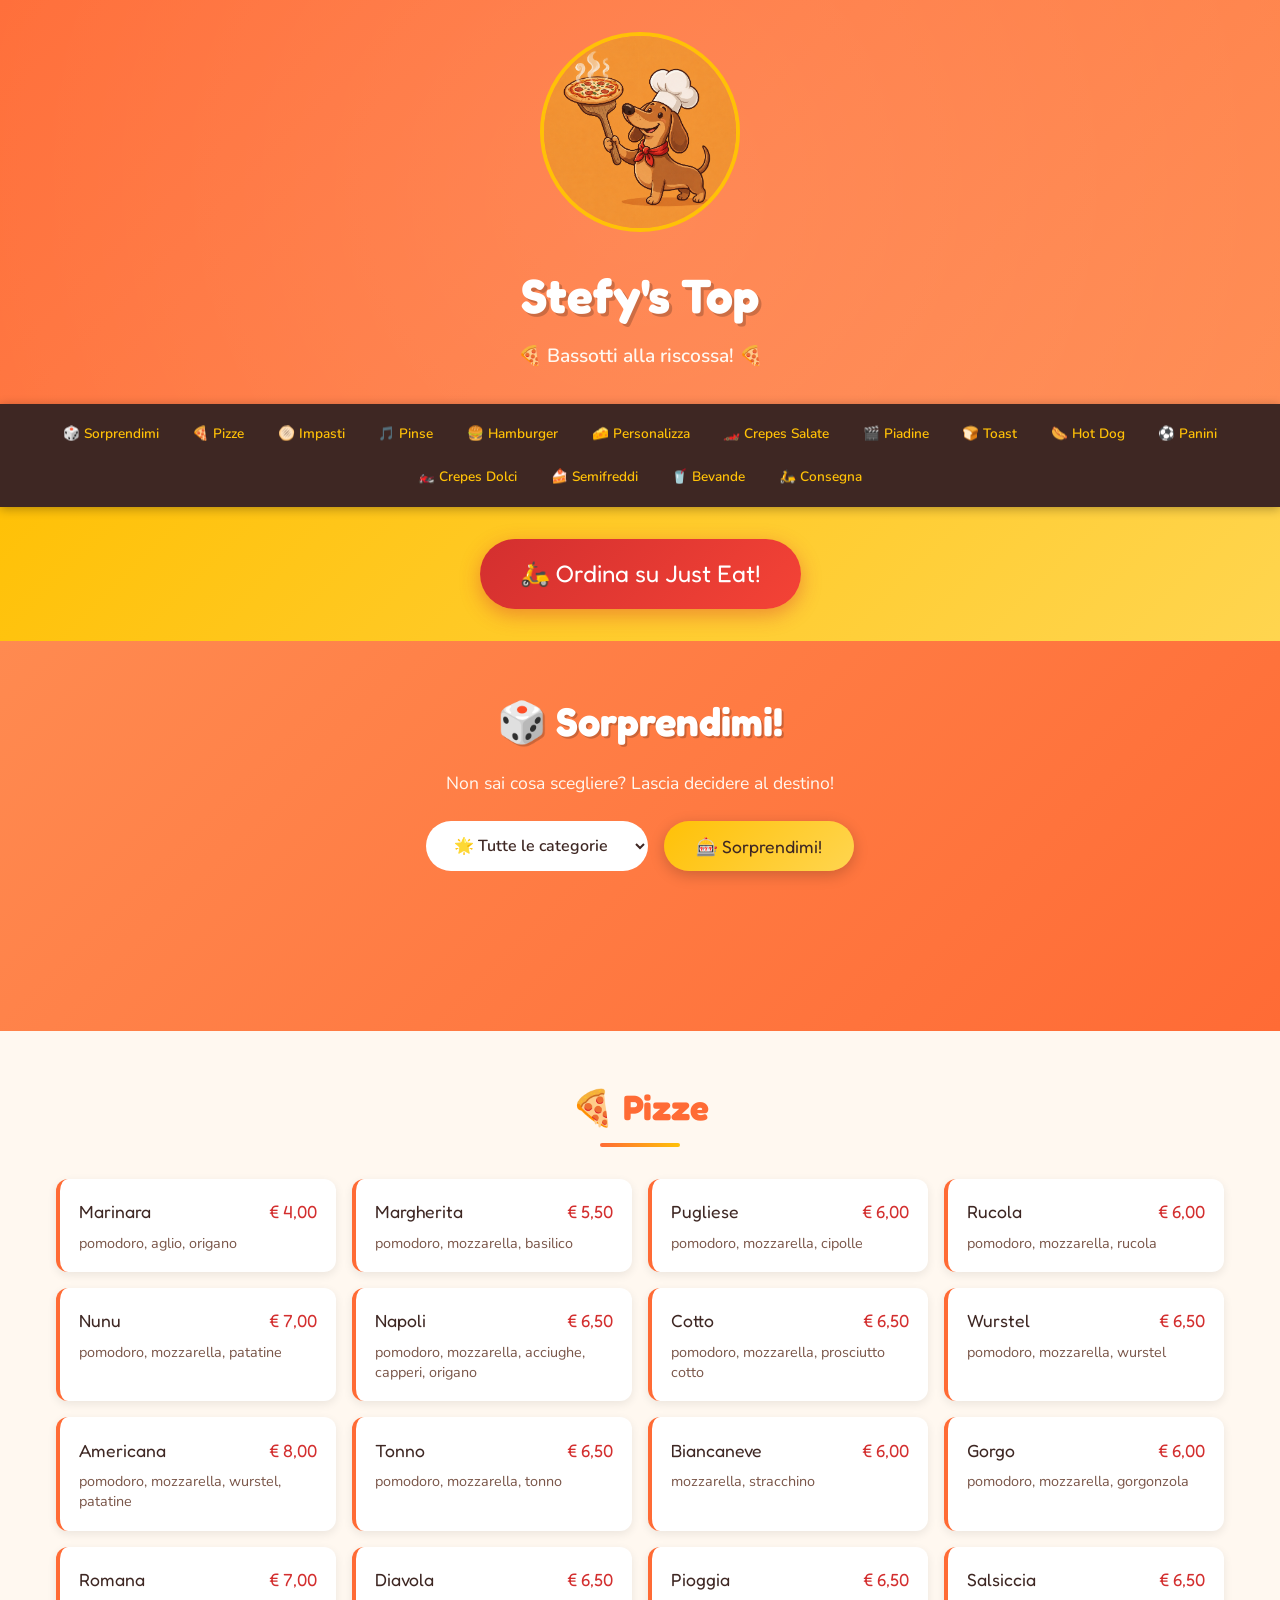
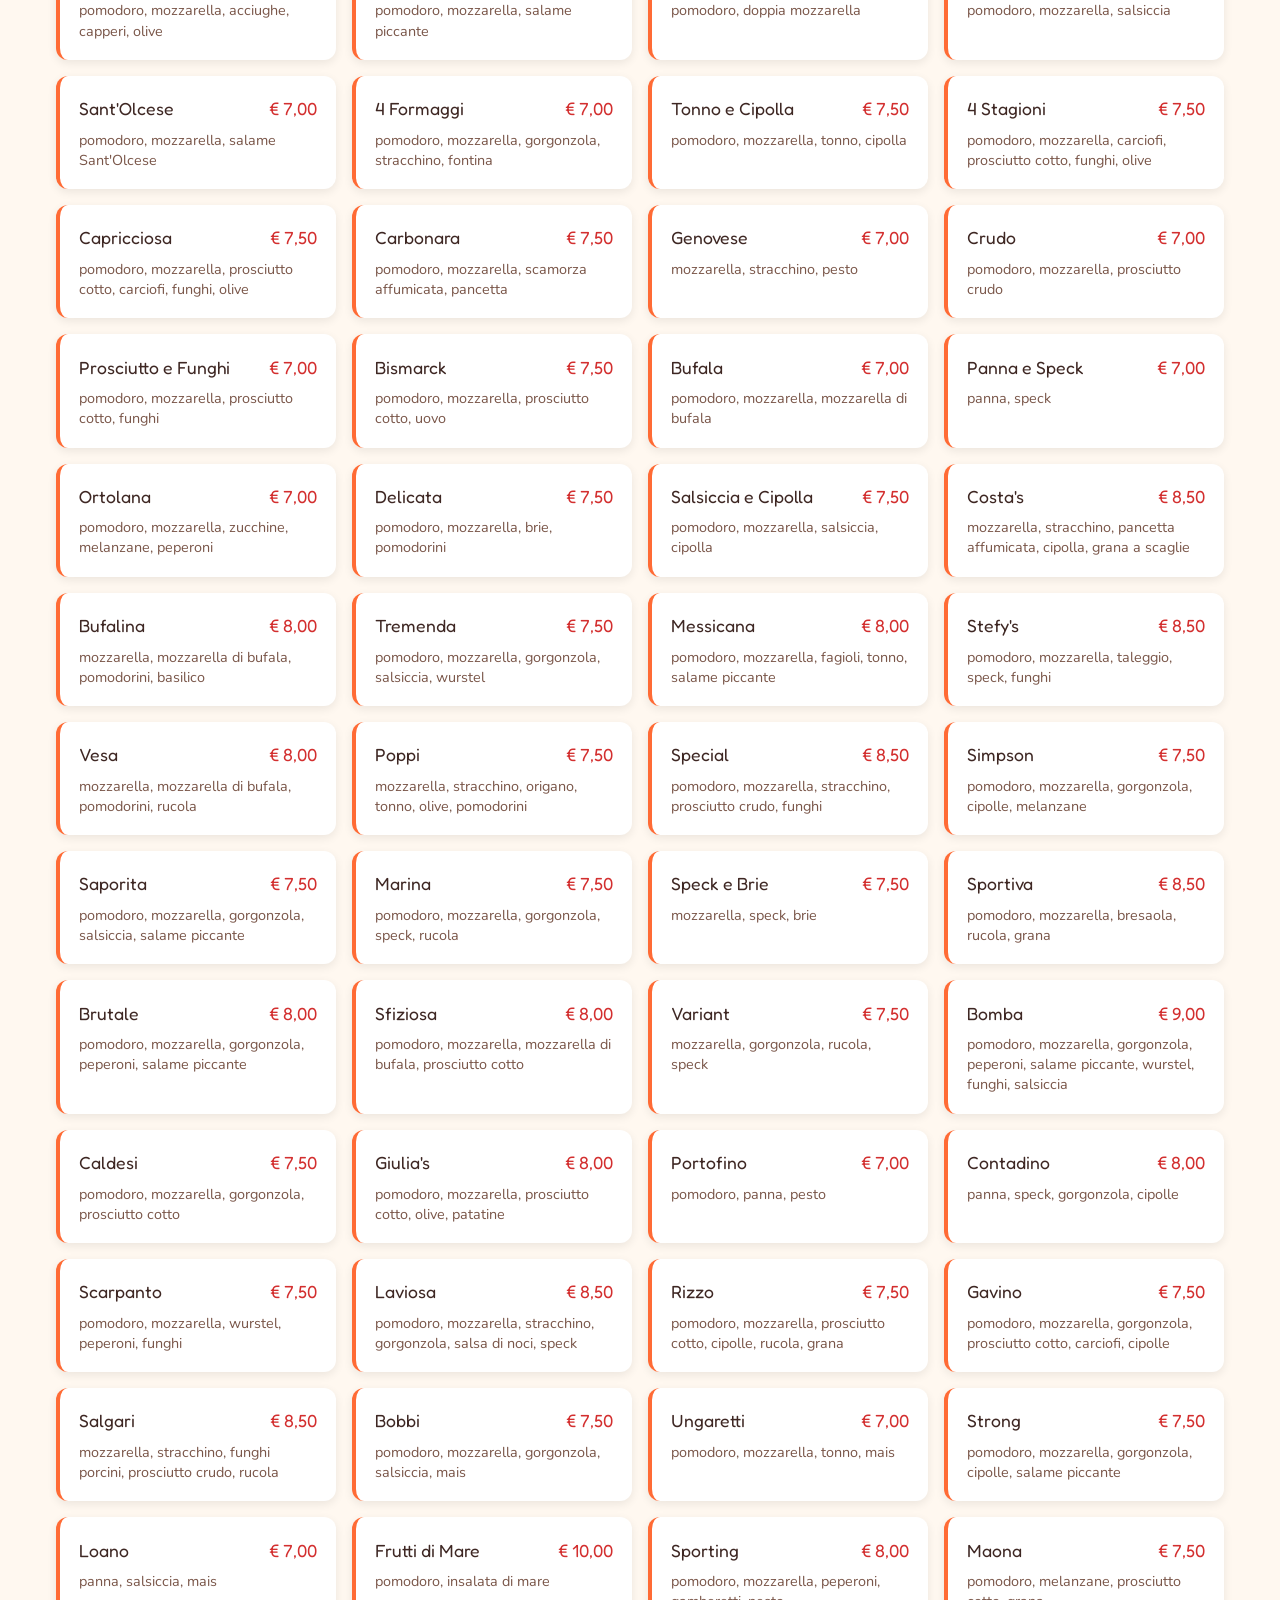
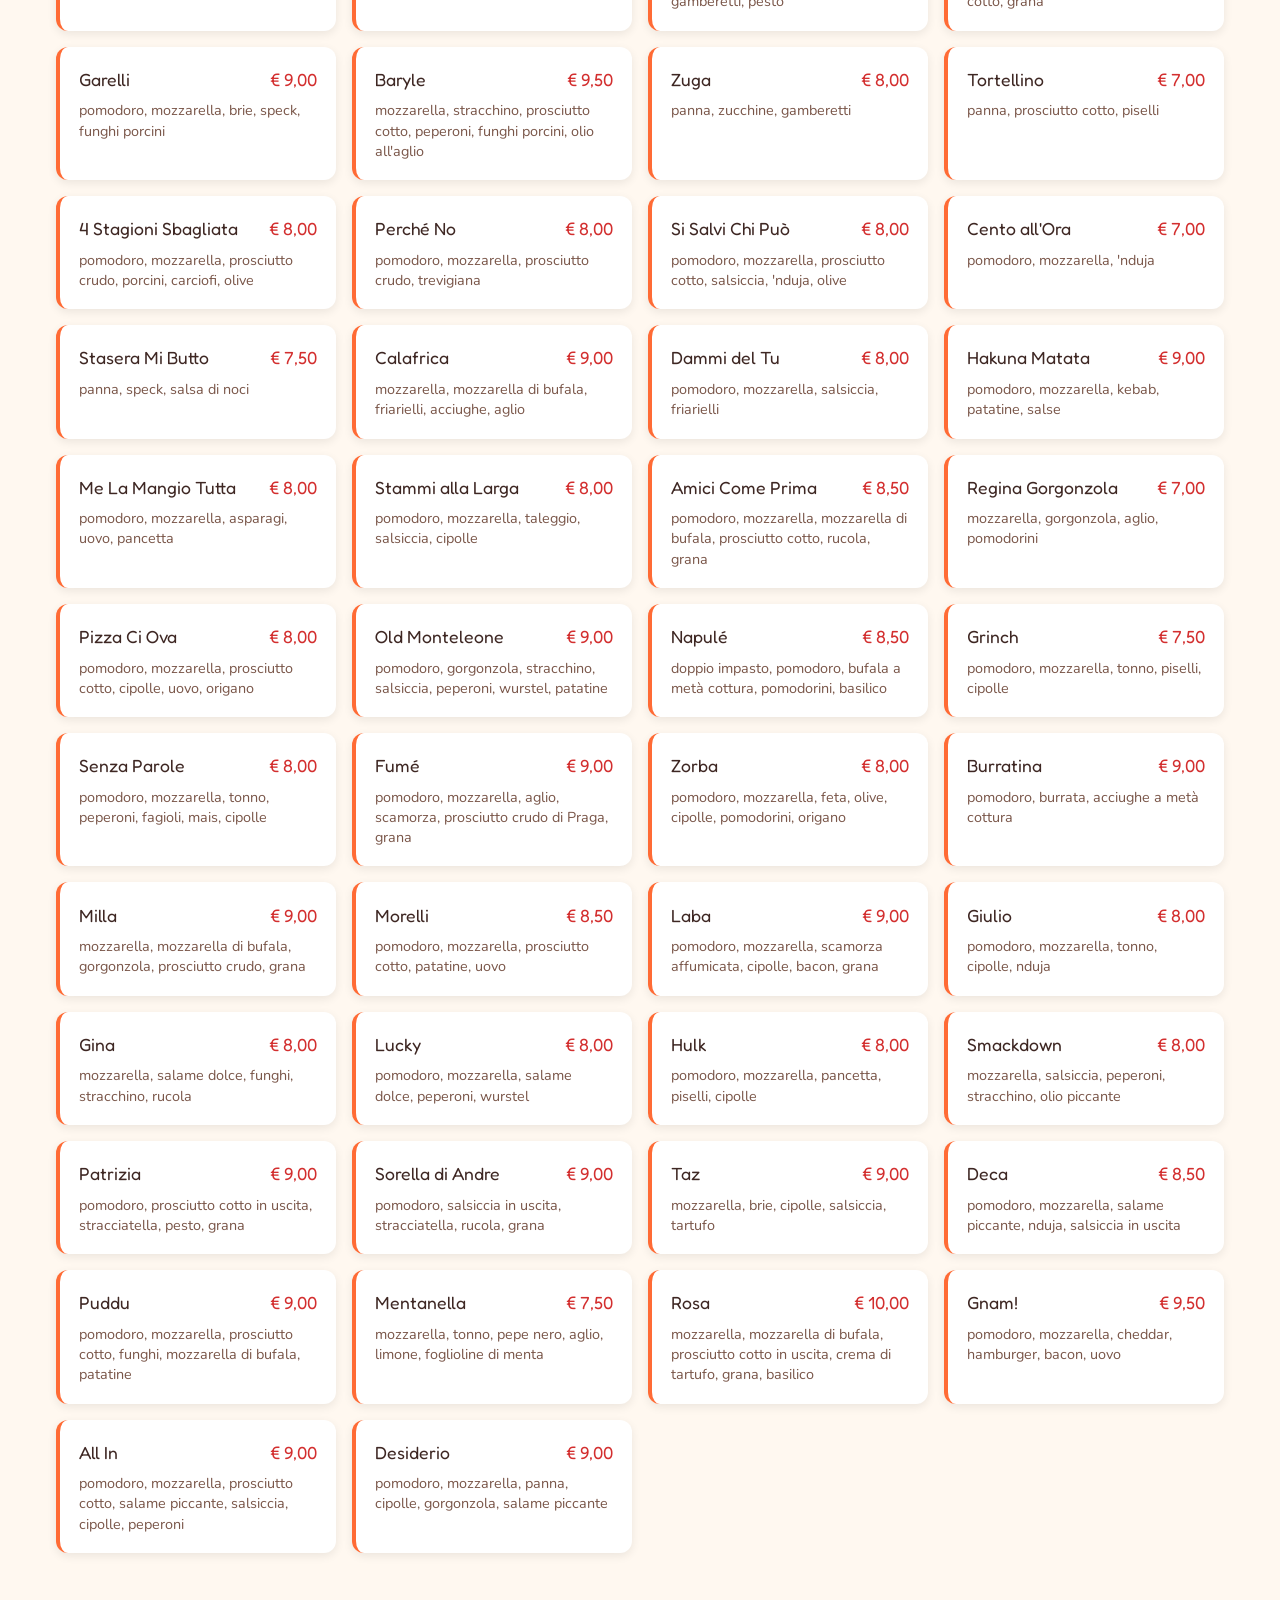
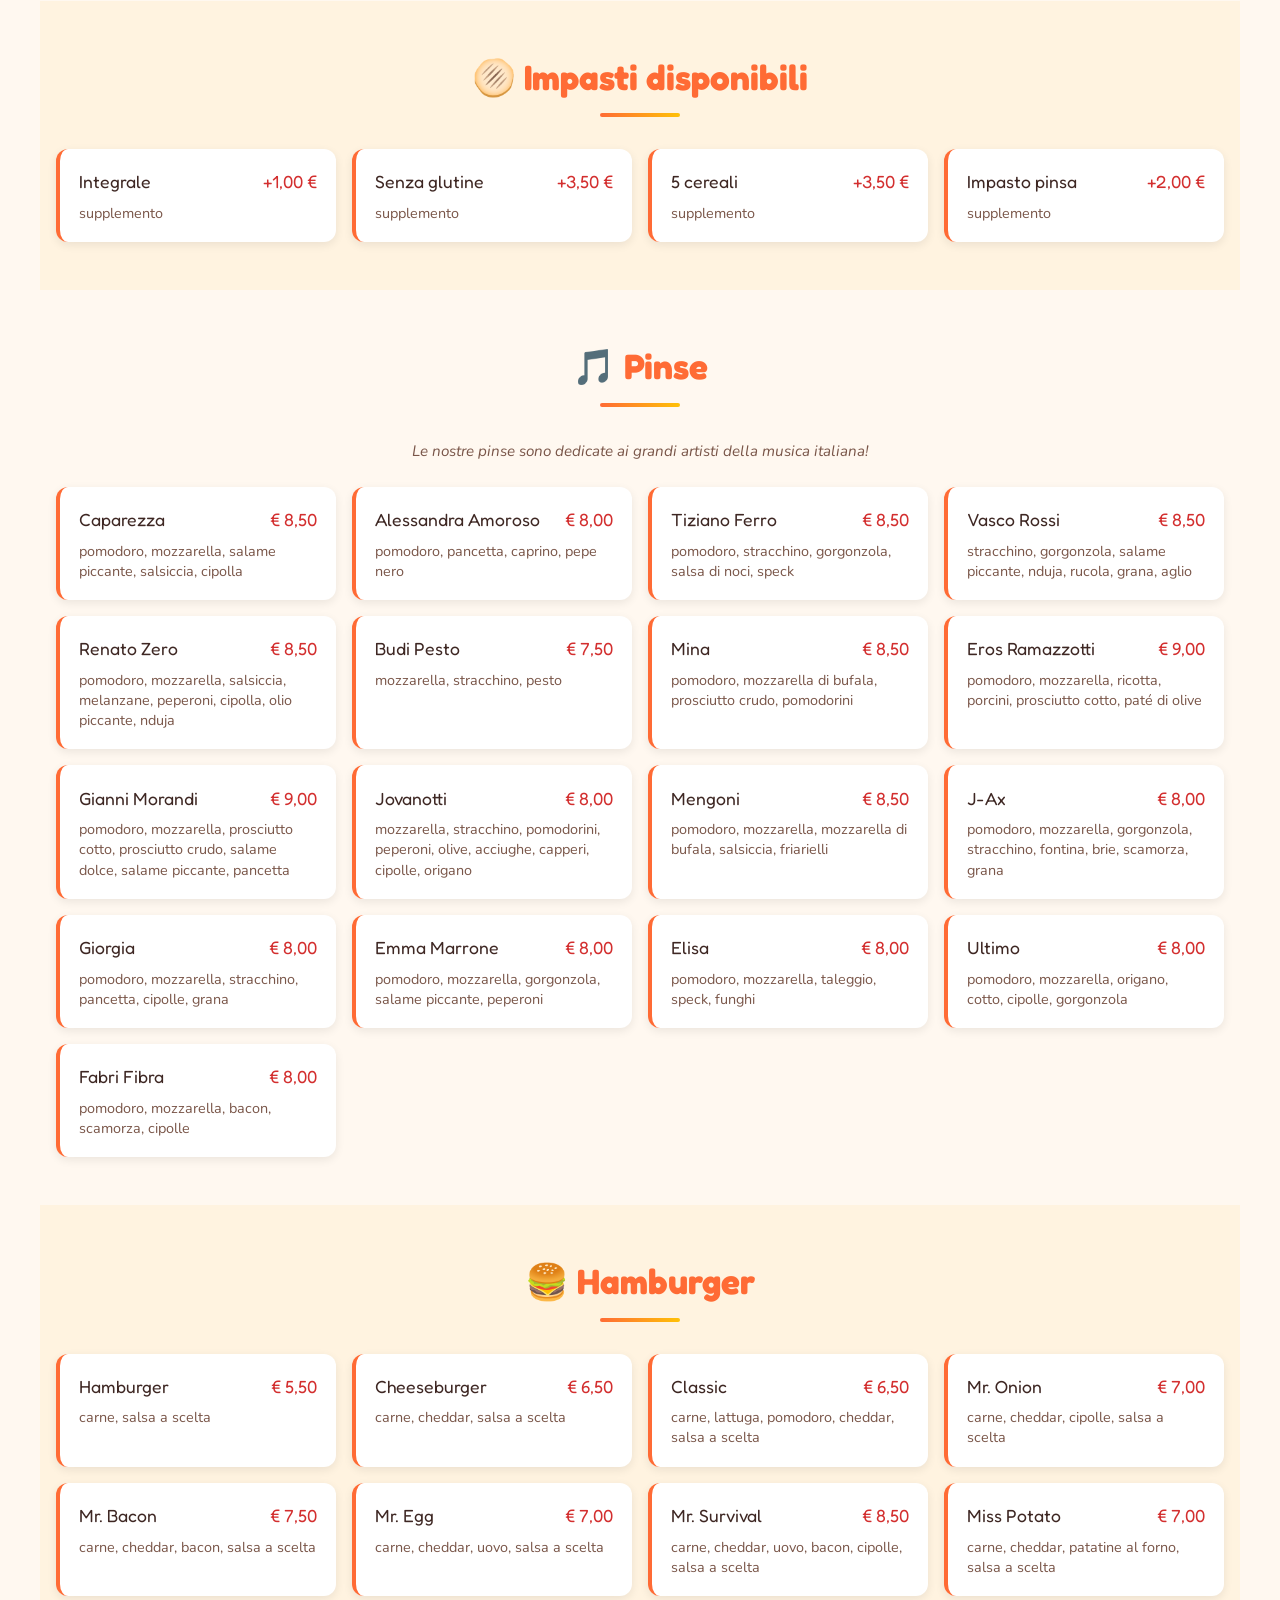
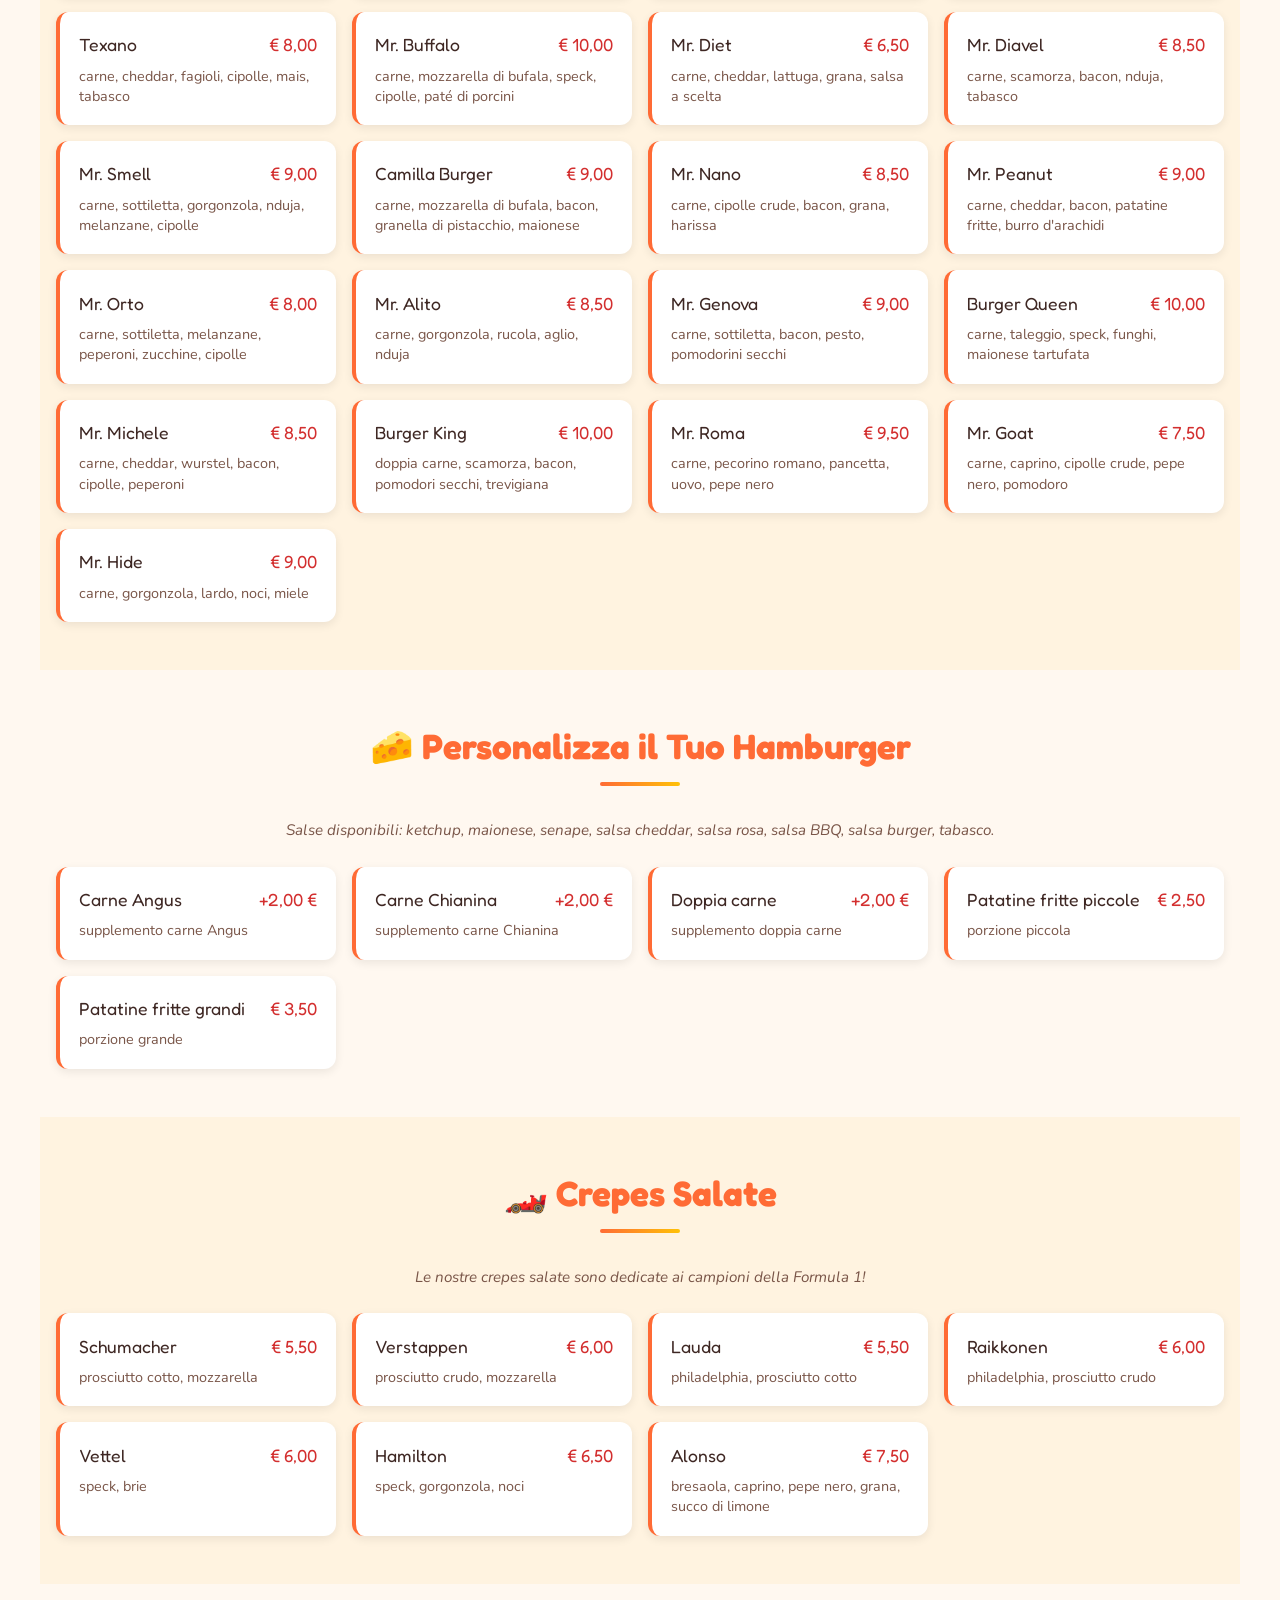
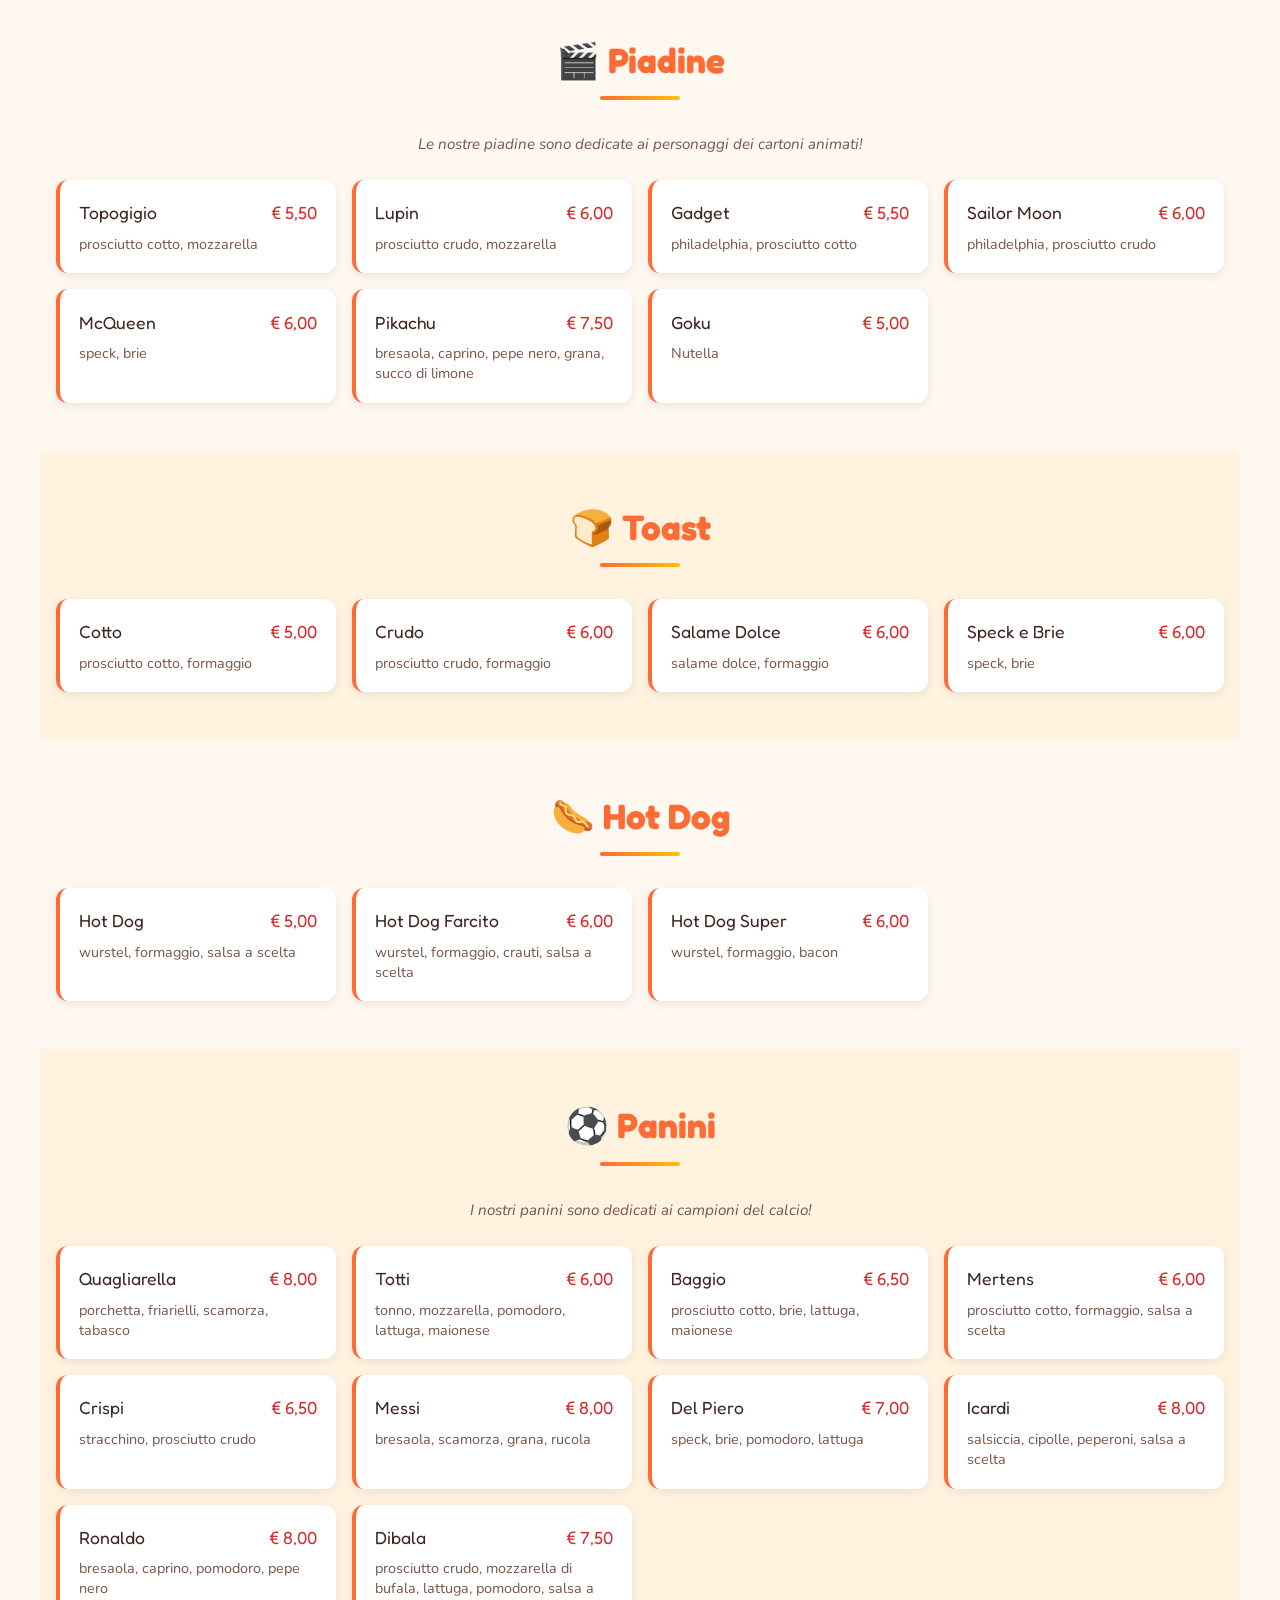
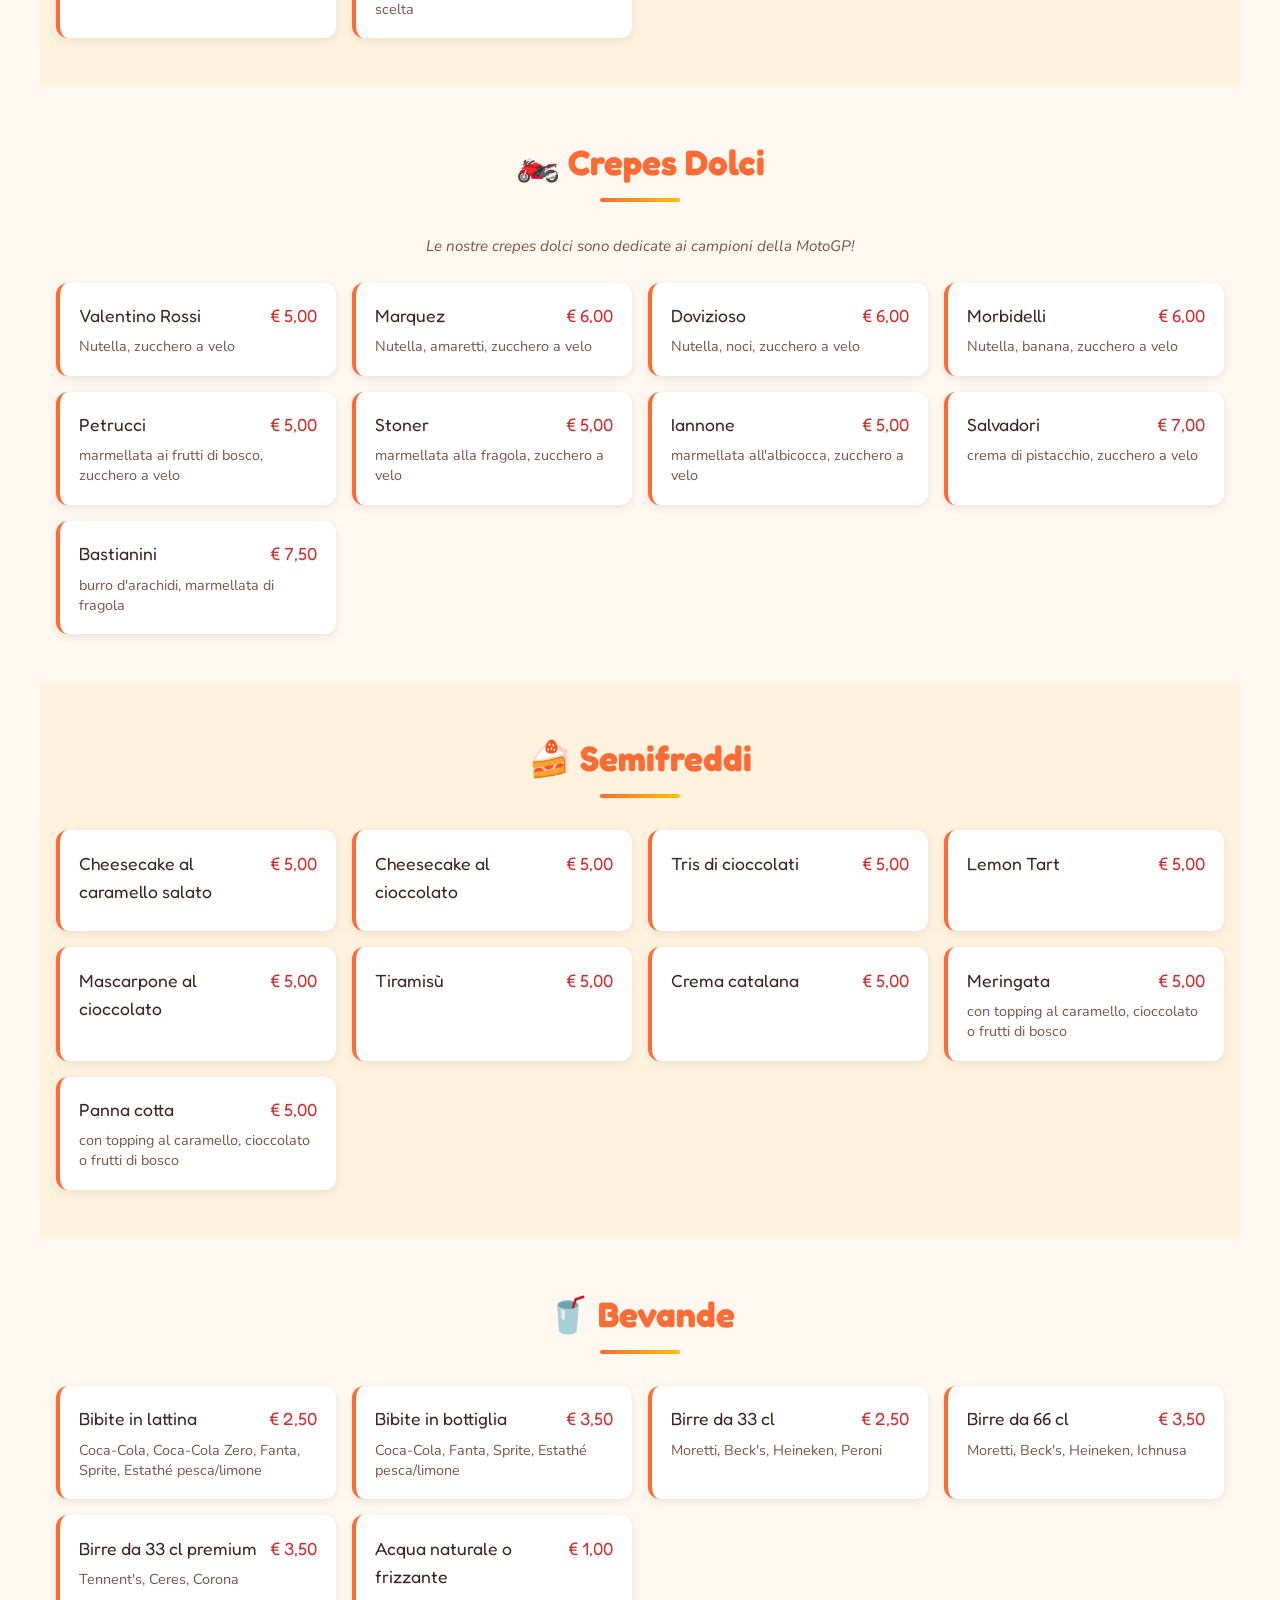
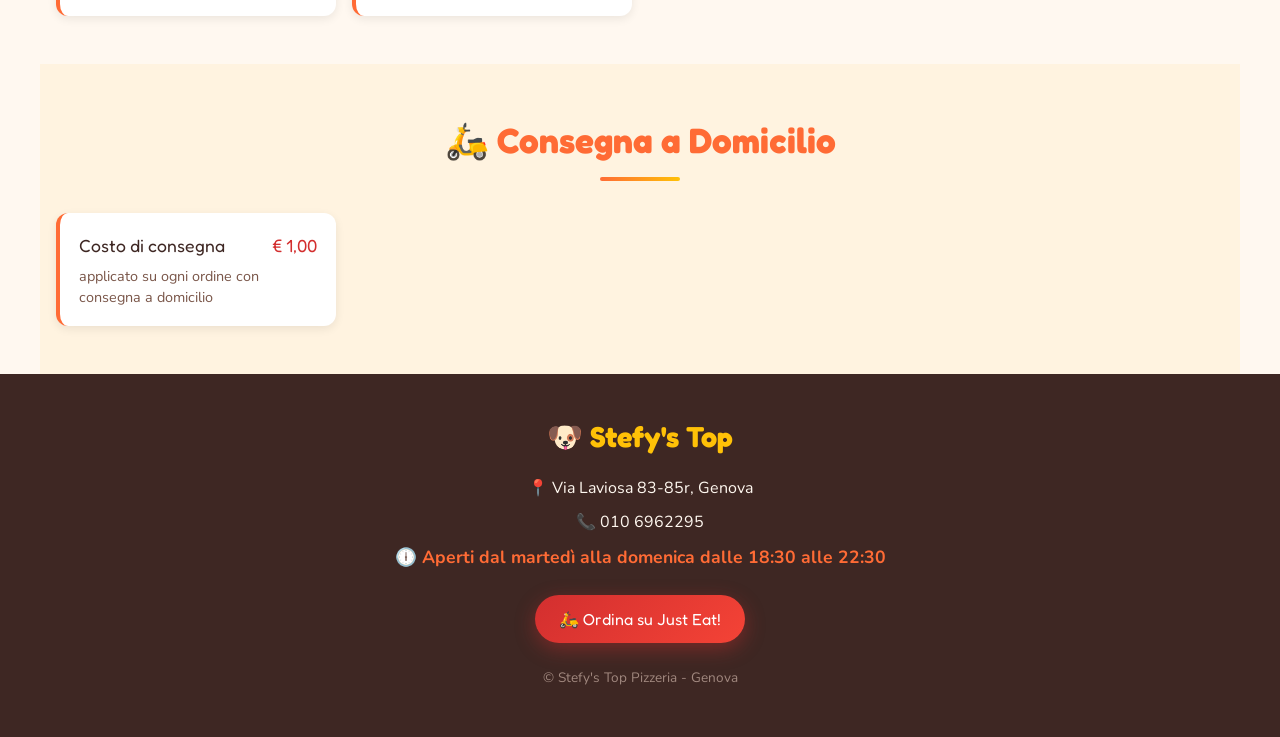
<file: Sito/final/index.html>
<!DOCTYPE html>
<html lang="it">
<head>
    <meta charset="UTF-8">
    <meta name="viewport" content="width=device-width, initial-scale=1.0">
    <title>Stefy's Top - Pizzeria Genova</title>
    <meta name="description" content="Stefy's Top Pizzeria a Genova - Pizza, Hamburger, Piadine e tanto altro! Ordina su Just Eat o vieni a trovarci in Via Laviosa 83-85r.">
    
    <!-- Stylesheet -->
    <link rel="stylesheet" href="style.css">
        <!-- Favicon -->
        <link rel="icon" type="image/png" href="images/mascot.png">
</head>
<body>

    <!-- ==========================================================================
         HEADER - Intestazione con mascotte e nome pizzeria
         Per cambiare il nome o il tagline, modifica il testo qui sotto.
         Per cambiare l'immagine della mascotte, sostituisci il file images/mascot.png
         ========================================================================== -->
    <header class="header">
        <div class="header-content">
            <img
src="images/mascot.png"
alt="Mascotte Stefy's Top - bassotto con cappello da chef"
class="mascot-img"
>
            <h1>Stefy's Top</h1>
            <p class="tagline">🍕 Bassotti alla riscossa! 🍕</p>
        </div>
    </header>

    <!-- ==========================================================================
         NAVIGAZIONE - Menu di navigazione sticky
         Per aggiungere una nuova sezione, aggiungi un nuovo <a> con href="#id-sezione"
         ========================================================================== -->
    <nav class="nav">
        <div class="nav-container">
            <a href="#sorprendimi">🎲 Sorprendimi</a>
            <a href="#pizze">🍕 Pizze</a>
            <a href="#impasti">🫓 Impasti</a>
            <a href="#pinse">🎵 Pinse</a>
            <a href="#hamburger">🍔 Hamburger</a>
                            <a href="#extra-hamburger">🧀 Personalizza</a>
            <a href="#crepes-salate">🏎️ Crepes Salate</a>
            <a href="#piadine">🎬 Piadine</a>
            <a href="#toast">🍞 Toast</a>
            <a href="#hotdog">🌭 Hot Dog</a>
            <a href="#panini">⚽ Panini</a>
            <a href="#crepes-dolci">🏍️ Crepes Dolci</a>
            <a href="#semifreddi">🍰 Semifreddi</a>
            <a href="#bevande">🥤 Bevande</a>
                <a href="#consegna">🛵 Consegna</a>
        </div>
    </nav>

    <!-- ==========================================================================
         BOTTONE JUST EAT - Link per ordinare online
         Per cambiare il link, modifica l'attributo href qui sotto.
         ========================================================================== -->
    <section class="justeat-section">
        <a
href="https://www.justeat.it/restaurants-stefystoppizzeria/menu"
class="justeat-btn"
target="_blank"
rel="noopener noreferrer"
>
            🛵 Ordina su Just Eat!
        </a>
    </section>

    <!-- ==========================================================================
         SEZIONE SORPRENDIMI - Feature interattiva
         L'utente sceglie una categoria e riceve un suggerimento casuale.
         La logica è gestita in script.js
         ========================================================================== -->
    <section class="sorprendimi-section" id="sorprendimi">
        <h2>🎲 Sorprendimi!</h2>
        <p>Non sai cosa scegliere? Lascia decidere al destino!</p>
        <div class="sorprendimi-controls">
            <select
id="sorprendimi-category"
class="sorprendimi-select"
aria-label="Scegli una categoria"
>
                <option value="tutte">🌟 Tutte le categorie</option>
                <option value="Pizze">🍕 Pizze</option>
                <option value="Pinse">🎵 Pinse</option>
                <option value="Hamburger">🍔 Hamburger</option>
                <option value="Crepes Salate">🏎️ Crepes Salate</option>
                <option value="Piadine">🎬 Piadine</option>
                <option value="Toast">🍞 Toast</option>
                <option value="Hot Dog">🌭 Hot Dog</option>
                <option value="Panini">⚽ Panini</option>
                <option value="Crepes Dolci">🏍️ Crepes Dolci</option>
                <option value="Semifreddi">🍰 Semifreddi</option>
            </select>
            <button id="sorprendimi-btn" class="sorprendimi-btn">🎰 Sorprendimi!</button>
        </div>
        <div id="sorprendimi-result" class="sorprendimi-result"></div>
    </section>

    <!-- ==========================================================================
         SEZIONI MENU
         Ogni sezione contiene gli elementi di una categoria.
         Per aggiungere/rimuovere elementi, modifica sia l'HTML qui sotto
         che i dati in script.js (per la funzione Sorprendimi).
         ========================================================================== -->

    <!-- ===== PIZZE ===== -->
    <section class="menu-section" id="pizze">
        <h2>🍕 Pizze</h2>
        <div class="section-divider"></div>
        <div class="menu-grid">
            <div class="menu-card">
<div class="item-header"><span class="item-name">Marinara</span><span class="item-price">€ 4,00</span></div>
<p class="item-desc">pomodoro, aglio, origano</p>
</div>
            <div class="menu-card">
<div class="item-header"><span class="item-name">Margherita</span><span class="item-price">€ 5,50</span></div>
<p class="item-desc">pomodoro, mozzarella, basilico</p>
</div>
            <div class="menu-card">
<div class="item-header"><span class="item-name">Pugliese</span><span class="item-price">€ 6,00</span></div>
<p class="item-desc">pomodoro, mozzarella, cipolle</p>
</div>
            <div class="menu-card">
<div class="item-header"><span class="item-name">Rucola</span><span class="item-price">€ 6,00</span></div>
<p class="item-desc">pomodoro, mozzarella, rucola</p>
</div>
            <div class="menu-card">
<div class="item-header"><span class="item-name">Nunu</span><span class="item-price">€ 7,00</span></div>
<p class="item-desc">pomodoro, mozzarella, patatine</p>
</div>
            <div class="menu-card">
<div class="item-header"><span class="item-name">Napoli</span><span class="item-price">€ 6,50</span></div>
<p class="item-desc">pomodoro, mozzarella, acciughe, capperi, origano</p>
</div>
            <div class="menu-card">
<div class="item-header"><span class="item-name">Cotto</span><span class="item-price">€ 6,50</span></div>
<p class="item-desc">pomodoro, mozzarella, prosciutto cotto</p>
</div>
            <div class="menu-card">
<div class="item-header"><span class="item-name">Wurstel</span><span class="item-price">€ 6,50</span></div>
<p class="item-desc">pomodoro, mozzarella, wurstel</p>
</div>
            <div class="menu-card">
<div class="item-header"><span class="item-name">Americana</span><span class="item-price">€ 8,00</span></div>
<p class="item-desc">pomodoro, mozzarella, wurstel, patatine</p>
</div>
            <div class="menu-card">
<div class="item-header"><span class="item-name">Tonno</span><span class="item-price">€ 6,50</span></div>
<p class="item-desc">pomodoro, mozzarella, tonno</p>
</div>
            <div class="menu-card">
<div class="item-header"><span class="item-name">Biancaneve</span><span class="item-price">€ 6,00</span></div>
<p class="item-desc">mozzarella, stracchino</p>
</div>
            <div class="menu-card">
<div class="item-header"><span class="item-name">Gorgo</span><span class="item-price">€ 6,00</span></div>
<p class="item-desc">pomodoro, mozzarella, gorgonzola</p>
</div>
            <div class="menu-card">
<div class="item-header"><span class="item-name">Romana</span><span class="item-price">€ 7,00</span></div>
<p class="item-desc">pomodoro, mozzarella, acciughe, capperi, olive</p>
</div>
            <div class="menu-card">
<div class="item-header"><span class="item-name">Diavola</span><span class="item-price">€ 6,50</span></div>
<p class="item-desc">pomodoro, mozzarella, salame piccante</p>
</div>
            <div class="menu-card">
<div class="item-header"><span class="item-name">Pioggia</span><span class="item-price">€ 6,50</span></div>
<p class="item-desc">pomodoro, doppia mozzarella</p>
</div>
            <div class="menu-card">
<div class="item-header"><span class="item-name">Salsiccia</span><span class="item-price">€ 6,50</span></div>
<p class="item-desc">pomodoro, mozzarella, salsiccia</p>
</div>
            <div class="menu-card">
<div class="item-header"><span class="item-name">Sant'Olcese</span><span class="item-price">€ 7,00</span></div>
<p class="item-desc">pomodoro, mozzarella, salame Sant'Olcese</p>
</div>
            <div class="menu-card">
<div class="item-header"><span class="item-name">4 Formaggi</span><span class="item-price">€ 7,00</span></div>
<p class="item-desc">pomodoro, mozzarella, gorgonzola, stracchino, fontina</p>
</div>
            <div class="menu-card">
<div class="item-header"><span class="item-name">Tonno e Cipolla</span><span class="item-price">€ 7,50</span></div>
<p class="item-desc">pomodoro, mozzarella, tonno, cipolla</p>
</div>
            <div class="menu-card">
<div class="item-header"><span class="item-name">4 Stagioni</span><span class="item-price">€ 7,50</span></div>
<p class="item-desc">pomodoro, mozzarella, carciofi, prosciutto cotto, funghi, olive</p>
</div>
            <div class="menu-card">
<div class="item-header"><span class="item-name">Capricciosa</span><span class="item-price">€ 7,50</span></div>
<p class="item-desc">pomodoro, mozzarella, prosciutto cotto, carciofi, funghi, olive</p>
</div>
            <div class="menu-card">
<div class="item-header"><span class="item-name">Carbonara</span><span class="item-price">€ 7,50</span></div>
<p class="item-desc">pomodoro, mozzarella, scamorza affumicata, pancetta</p>
</div>
            <div class="menu-card">
<div class="item-header"><span class="item-name">Genovese</span><span class="item-price">€ 7,00</span></div>
<p class="item-desc">mozzarella, stracchino, pesto</p>
</div>
            <div class="menu-card">
<div class="item-header"><span class="item-name">Crudo</span><span class="item-price">€ 7,00</span></div>
<p class="item-desc">pomodoro, mozzarella, prosciutto crudo</p>
</div>
            <div class="menu-card">
<div class="item-header"><span class="item-name">Prosciutto e Funghi</span><span class="item-price">€ 7,00</span></div>
<p class="item-desc">pomodoro, mozzarella, prosciutto cotto, funghi</p>
</div>
            <div class="menu-card">
<div class="item-header"><span class="item-name">Bismarck</span><span class="item-price">€ 7,50</span></div>
<p class="item-desc">pomodoro, mozzarella, prosciutto cotto, uovo</p>
</div>
            <div class="menu-card">
<div class="item-header"><span class="item-name">Bufala</span><span class="item-price">€ 7,00</span></div>
<p class="item-desc">pomodoro, mozzarella, mozzarella di bufala</p>
</div>
            <div class="menu-card">
<div class="item-header"><span class="item-name">Panna e Speck</span><span class="item-price">€ 7,00</span></div>
<p class="item-desc">panna, speck</p>
</div>
            <div class="menu-card">
<div class="item-header"><span class="item-name">Ortolana</span><span class="item-price">€ 7,00</span></div>
<p class="item-desc">pomodoro, mozzarella, zucchine, melanzane, peperoni</p>
</div>
            <div class="menu-card">
<div class="item-header"><span class="item-name">Delicata</span><span class="item-price">€ 7,50</span></div>
<p class="item-desc">pomodoro, mozzarella, brie, pomodorini</p>
</div>
            <div class="menu-card">
<div class="item-header"><span class="item-name">Salsiccia e Cipolla</span><span class="item-price">€ 7,50</span></div>
<p class="item-desc">pomodoro, mozzarella, salsiccia, cipolla</p>
</div>
            <div class="menu-card">
<div class="item-header"><span class="item-name">Costa's</span><span class="item-price">€ 8,50</span></div>
<p class="item-desc">mozzarella, stracchino, pancetta affumicata, cipolla, grana a scaglie</p>
</div>
            <div class="menu-card">
<div class="item-header"><span class="item-name">Bufalina</span><span class="item-price">€ 8,00</span></div>
<p class="item-desc">mozzarella, mozzarella di bufala, pomodorini, basilico</p>
</div>
            <div class="menu-card">
<div class="item-header"><span class="item-name">Tremenda</span><span class="item-price">€ 7,50</span></div>
<p class="item-desc">pomodoro, mozzarella, gorgonzola, salsiccia, wurstel</p>
</div>
            <div class="menu-card">
<div class="item-header"><span class="item-name">Messicana</span><span class="item-price">€ 8,00</span></div>
<p class="item-desc">pomodoro, mozzarella, fagioli, tonno, salame piccante</p>
</div>
            <div class="menu-card">
<div class="item-header"><span class="item-name">Stefy's</span><span class="item-price">€ 8,50</span></div>
<p class="item-desc">pomodoro, mozzarella, taleggio, speck, funghi</p>
</div>
            <div class="menu-card">
<div class="item-header"><span class="item-name">Vesa</span><span class="item-price">€ 8,00</span></div>
<p class="item-desc">mozzarella, mozzarella di bufala, pomodorini, rucola</p>
</div>
            <div class="menu-card">
<div class="item-header"><span class="item-name">Poppi</span><span class="item-price">€ 7,50</span></div>
<p class="item-desc">mozzarella, stracchino, origano, tonno, olive, pomodorini</p>
</div>
            <div class="menu-card">
<div class="item-header"><span class="item-name">Special</span><span class="item-price">€ 8,50</span></div>
<p class="item-desc">pomodoro, mozzarella, stracchino, prosciutto crudo, funghi</p>
</div>
            <div class="menu-card">
<div class="item-header"><span class="item-name">Simpson</span><span class="item-price">€ 7,50</span></div>
<p class="item-desc">pomodoro, mozzarella, gorgonzola, cipolle, melanzane</p>
</div>
            <div class="menu-card">
<div class="item-header"><span class="item-name">Saporita</span><span class="item-price">€ 7,50</span></div>
<p class="item-desc">pomodoro, mozzarella, gorgonzola, salsiccia, salame piccante</p>
</div>
            <div class="menu-card">
<div class="item-header"><span class="item-name">Marina</span><span class="item-price">€ 7,50</span></div>
<p class="item-desc">pomodoro, mozzarella, gorgonzola, speck, rucola</p>
</div>
            <div class="menu-card">
<div class="item-header"><span class="item-name">Speck e Brie</span><span class="item-price">€ 7,50</span></div>
<p class="item-desc">mozzarella, speck, brie</p>
</div>
            <div class="menu-card">
<div class="item-header"><span class="item-name">Sportiva</span><span class="item-price">€ 8,50</span></div>
<p class="item-desc">pomodoro, mozzarella, bresaola, rucola, grana</p>
</div>
            <div class="menu-card">
<div class="item-header"><span class="item-name">Brutale</span><span class="item-price">€ 8,00</span></div>
<p class="item-desc">pomodoro, mozzarella, gorgonzola, peperoni, salame piccante</p>
</div>
            <div class="menu-card">
<div class="item-header"><span class="item-name">Sfiziosa</span><span class="item-price">€ 8,00</span></div>
<p class="item-desc">pomodoro, mozzarella, mozzarella di bufala, prosciutto cotto</p>
</div>
            <div class="menu-card">
<div class="item-header"><span class="item-name">Variant</span><span class="item-price">€ 7,50</span></div>
<p class="item-desc">mozzarella, gorgonzola, rucola, speck</p>
</div>
            <div class="menu-card">
<div class="item-header"><span class="item-name">Bomba</span><span class="item-price">€ 9,00</span></div>
<p class="item-desc">pomodoro, mozzarella, gorgonzola, peperoni, salame piccante, wurstel, funghi, salsiccia</p>
</div>
            <div class="menu-card">
<div class="item-header"><span class="item-name">Caldesi</span><span class="item-price">€ 7,50</span></div>
<p class="item-desc">pomodoro, mozzarella, gorgonzola, prosciutto cotto</p>
</div>
            <div class="menu-card">
<div class="item-header"><span class="item-name">Giulia's</span><span class="item-price">€ 8,00</span></div>
<p class="item-desc">pomodoro, mozzarella, prosciutto cotto, olive, patatine</p>
</div>
            <div class="menu-card">
<div class="item-header"><span class="item-name">Portofino</span><span class="item-price">€ 7,00</span></div>
<p class="item-desc">pomodoro, panna, pesto</p>
</div>
            <div class="menu-card">
<div class="item-header"><span class="item-name">Contadino</span><span class="item-price">€ 8,00</span></div>
<p class="item-desc">panna, speck, gorgonzola, cipolle</p>
</div>
            <div class="menu-card">
<div class="item-header"><span class="item-name">Scarpanto</span><span class="item-price">€ 7,50</span></div>
<p class="item-desc">pomodoro, mozzarella, wurstel, peperoni, funghi</p>
</div>
            <div class="menu-card">
<div class="item-header"><span class="item-name">Laviosa</span><span class="item-price">€ 8,50</span></div>
<p class="item-desc">pomodoro, mozzarella, stracchino, gorgonzola, salsa di noci, speck</p>
</div>
            <div class="menu-card">
<div class="item-header"><span class="item-name">Rizzo</span><span class="item-price">€ 7,50</span></div>
<p class="item-desc">pomodoro, mozzarella, prosciutto cotto, cipolle, rucola, grana</p>
</div>
            <div class="menu-card">
<div class="item-header"><span class="item-name">Gavino</span><span class="item-price">€ 7,50</span></div>
<p class="item-desc">pomodoro, mozzarella, gorgonzola, prosciutto cotto, carciofi, cipolle</p>
</div>
            <div class="menu-card">
<div class="item-header"><span class="item-name">Salgari</span><span class="item-price">€ 8,50</span></div>
<p class="item-desc">mozzarella, stracchino, funghi porcini, prosciutto crudo, rucola</p>
</div>
            <div class="menu-card">
<div class="item-header"><span class="item-name">Bobbi</span><span class="item-price">€ 7,50</span></div>
<p class="item-desc">pomodoro, mozzarella, gorgonzola, salsiccia, mais</p>
</div>
            <div class="menu-card">
<div class="item-header"><span class="item-name">Ungaretti</span><span class="item-price">€ 7,00</span></div>
<p class="item-desc">pomodoro, mozzarella, tonno, mais</p>
</div>
            <div class="menu-card">
<div class="item-header"><span class="item-name">Strong</span><span class="item-price">€ 7,50</span></div>
<p class="item-desc">pomodoro, mozzarella, gorgonzola, cipolle, salame piccante</p>
</div>
            <div class="menu-card">
<div class="item-header"><span class="item-name">Loano</span><span class="item-price">€ 7,00</span></div>
<p class="item-desc">panna, salsiccia, mais</p>
</div>
            <div class="menu-card">
<div class="item-header"><span class="item-name">Frutti di Mare</span><span class="item-price">€ 10,00</span></div>
<p class="item-desc">pomodoro, insalata di mare</p>
</div>
            <div class="menu-card">
<div class="item-header"><span class="item-name">Sporting</span><span class="item-price">€ 8,00</span></div>
<p class="item-desc">pomodoro, mozzarella, peperoni, gamberetti, pesto</p>
</div>
            <div class="menu-card">
<div class="item-header"><span class="item-name">Maona</span><span class="item-price">€ 7,50</span></div>
<p class="item-desc">pomodoro, melanzane, prosciutto cotto, grana</p>
</div>
            <div class="menu-card">
<div class="item-header"><span class="item-name">Garelli</span><span class="item-price">€ 9,00</span></div>
<p class="item-desc">pomodoro, mozzarella, brie, speck, funghi porcini</p>
</div>
            <div class="menu-card">
<div class="item-header"><span class="item-name">Baryle</span><span class="item-price">€ 9,50</span></div>
<p class="item-desc">mozzarella, stracchino, prosciutto cotto, peperoni, funghi porcini, olio all'aglio</p>
</div>
            <div class="menu-card">
<div class="item-header"><span class="item-name">Zuga</span><span class="item-price">€ 8,00</span></div>
<p class="item-desc">panna, zucchine, gamberetti</p>
</div>
            <div class="menu-card">
<div class="item-header"><span class="item-name">Tortellino</span><span class="item-price">€ 7,00</span></div>
<p class="item-desc">panna, prosciutto cotto, piselli</p>
</div>
            <div class="menu-card">
<div class="item-header"><span class="item-name">4 Stagioni Sbagliata</span><span class="item-price">€ 8,00</span></div>
<p class="item-desc">pomodoro, mozzarella, prosciutto crudo, porcini, carciofi, olive</p>
</div>
            <div class="menu-card">
<div class="item-header"><span class="item-name">Perché No</span><span class="item-price">€ 8,00</span></div>
<p class="item-desc">pomodoro, mozzarella, prosciutto crudo, trevigiana</p>
</div>
            <div class="menu-card">
<div class="item-header"><span class="item-name">Si Salvi Chi Può</span><span class="item-price">€ 8,00</span></div>
<p class="item-desc">pomodoro, mozzarella, prosciutto cotto, salsiccia, 'nduja, olive</p>
</div>
            <div class="menu-card">
<div class="item-header"><span class="item-name">Cento all'Ora</span><span class="item-price">€ 7,00</span></div>
<p class="item-desc">pomodoro, mozzarella, 'nduja</p>
</div>
            <div class="menu-card">
<div class="item-header"><span class="item-name">Stasera Mi Butto</span><span class="item-price">€ 7,50</span></div>
<p class="item-desc">panna, speck, salsa di noci</p>
</div>
            <div class="menu-card">
<div class="item-header"><span class="item-name">Calafrica</span><span class="item-price">€ 9,00</span></div>
<p class="item-desc">mozzarella, mozzarella di bufala, friarielli, acciughe, aglio</p>
</div>
            <div class="menu-card">
<div class="item-header"><span class="item-name">Dammi del Tu</span><span class="item-price">€ 8,00</span></div>
<p class="item-desc">pomodoro, mozzarella, salsiccia, friarielli</p>
</div>
            <div class="menu-card">
<div class="item-header"><span class="item-name">Hakuna Matata</span><span class="item-price">€ 9,00</span></div>
<p class="item-desc">pomodoro, mozzarella, kebab, patatine, salse</p>
</div>
            <div class="menu-card">
<div class="item-header"><span class="item-name">Me La Mangio Tutta</span><span class="item-price">€ 8,00</span></div>
<p class="item-desc">pomodoro, mozzarella, asparagi, uovo, pancetta</p>
</div>
            <div class="menu-card">
<div class="item-header"><span class="item-name">Stammi alla Larga</span><span class="item-price">€ 8,00</span></div>
<p class="item-desc">pomodoro, mozzarella, taleggio, salsiccia, cipolle</p>
</div>
            <div class="menu-card">
<div class="item-header"><span class="item-name">Amici Come Prima</span><span class="item-price">€ 8,50</span></div>
<p class="item-desc">pomodoro, mozzarella, mozzarella di bufala, prosciutto cotto, rucola, grana</p>
</div>
            <div class="menu-card">
<div class="item-header"><span class="item-name">Regina Gorgonzola</span><span class="item-price">€ 7,00</span></div>
<p class="item-desc">mozzarella, gorgonzola, aglio, pomodorini</p>
</div>
            <div class="menu-card">
<div class="item-header"><span class="item-name">Pizza Ci Ova</span><span class="item-price">€ 8,00</span></div>
<p class="item-desc">pomodoro, mozzarella, prosciutto cotto, cipolle, uovo, origano</p>
</div>
            <div class="menu-card">
<div class="item-header"><span class="item-name">Old Monteleone</span><span class="item-price">€ 9,00</span></div>
<p class="item-desc">pomodoro, gorgonzola, stracchino, salsiccia, peperoni, wurstel, patatine</p>
</div>
            <div class="menu-card">
<div class="item-header"><span class="item-name">Napulé</span><span class="item-price">€ 8,50</span></div>
<p class="item-desc">doppio impasto, pomodoro, bufala a metà cottura, pomodorini, basilico</p>
</div>
            <div class="menu-card">
<div class="item-header"><span class="item-name">Grinch</span><span class="item-price">€ 7,50</span></div>
<p class="item-desc">pomodoro, mozzarella, tonno, piselli, cipolle</p>
</div>
            <div class="menu-card">
<div class="item-header"><span class="item-name">Senza Parole</span><span class="item-price">€ 8,00</span></div>
<p class="item-desc">pomodoro, mozzarella, tonno, peperoni, fagioli, mais, cipolle</p>
</div>
            <div class="menu-card">
<div class="item-header"><span class="item-name">Fumé</span><span class="item-price">€ 9,00</span></div>
<p class="item-desc">pomodoro, mozzarella, aglio, scamorza, prosciutto crudo di Praga, grana</p>
</div>
            <div class="menu-card">
<div class="item-header"><span class="item-name">Zorba</span><span class="item-price">€ 8,00</span></div>
<p class="item-desc">pomodoro, mozzarella, feta, olive, cipolle, pomodorini, origano</p>
</div>
            <div class="menu-card">
<div class="item-header"><span class="item-name">Burratina</span><span class="item-price">€ 9,00</span></div>
<p class="item-desc">pomodoro, burrata, acciughe a metà cottura</p>
</div>
            <div class="menu-card">
<div class="item-header"><span class="item-name">Milla</span><span class="item-price">€ 9,00</span></div>
<p class="item-desc">mozzarella, mozzarella di bufala, gorgonzola, prosciutto crudo, grana</p>
</div>
            <div class="menu-card">
<div class="item-header"><span class="item-name">Morelli</span><span class="item-price">€ 8,50</span></div>
<p class="item-desc">pomodoro, mozzarella, prosciutto cotto, patatine, uovo</p>
</div>
            <div class="menu-card">
<div class="item-header"><span class="item-name">Laba</span><span class="item-price">€ 9,00</span></div>
<p class="item-desc">pomodoro, mozzarella, scamorza affumicata, cipolle, bacon, grana</p>
</div>
            <div class="menu-card">
<div class="item-header"><span class="item-name">Giulio</span><span class="item-price">€ 8,00</span></div>
<p class="item-desc">pomodoro, mozzarella, tonno, cipolle, nduja</p>
</div>
            <div class="menu-card">
<div class="item-header"><span class="item-name">Gina</span><span class="item-price">€ 8,00</span></div>
<p class="item-desc">mozzarella, salame dolce, funghi, stracchino, rucola</p>
</div>
            <div class="menu-card">
<div class="item-header"><span class="item-name">Lucky</span><span class="item-price">€ 8,00</span></div>
<p class="item-desc">pomodoro, mozzarella, salame dolce, peperoni, wurstel</p>
</div>
            <div class="menu-card">
<div class="item-header"><span class="item-name">Hulk</span><span class="item-price">€ 8,00</span></div>
<p class="item-desc">pomodoro, mozzarella, pancetta, piselli, cipolle</p>
</div>
            <div class="menu-card">
<div class="item-header"><span class="item-name">Smackdown</span><span class="item-price">€ 8,00</span></div>
<p class="item-desc">mozzarella, salsiccia, peperoni, stracchino, olio piccante</p>
</div>
            <div class="menu-card">
<div class="item-header"><span class="item-name">Patrizia</span><span class="item-price">€ 9,00</span></div>
<p class="item-desc">pomodoro, prosciutto cotto in uscita, stracciatella, pesto, grana</p>
</div>
            <div class="menu-card">
<div class="item-header"><span class="item-name">Sorella di Andre</span><span class="item-price">€ 9,00</span></div>
<p class="item-desc">pomodoro, salsiccia in uscita, stracciatella, rucola, grana</p>
</div>
            <div class="menu-card">
<div class="item-header"><span class="item-name">Taz</span><span class="item-price">€ 9,00</span></div>
<p class="item-desc">mozzarella, brie, cipolle, salsiccia, tartufo</p>
</div>
            <div class="menu-card">
<div class="item-header"><span class="item-name">Deca</span><span class="item-price">€ 8,50</span></div>
<p class="item-desc">pomodoro, mozzarella, salame piccante, nduja, salsiccia in uscita</p>
</div>
            <div class="menu-card">
<div class="item-header"><span class="item-name">Puddu</span><span class="item-price">€ 9,00</span></div>
<p class="item-desc">pomodoro, mozzarella, prosciutto cotto, funghi, mozzarella di bufala, patatine</p>
</div>
            <div class="menu-card">
<div class="item-header"><span class="item-name">Mentanella</span><span class="item-price">€ 7,50</span></div>
<p class="item-desc">mozzarella, tonno, pepe nero, aglio, limone, foglioline di menta</p>
</div>
            <div class="menu-card">
<div class="item-header"><span class="item-name">Rosa</span><span class="item-price">€ 10,00</span></div>
<p class="item-desc">mozzarella, mozzarella di bufala, prosciutto cotto in uscita, crema di tartufo, grana, basilico</p>
</div>
            <div class="menu-card">
<div class="item-header"><span class="item-name">Gnam!</span><span class="item-price">€ 9,50</span></div>
<p class="item-desc">pomodoro, mozzarella, cheddar, hamburger, bacon, uovo</p>
</div>
            <div class="menu-card">
<div class="item-header"><span class="item-name">All In</span><span class="item-price">€ 9,00</span></div>
<p class="item-desc">pomodoro, mozzarella, prosciutto cotto, salame piccante, salsiccia, cipolle, peperoni</p>
</div>
            <div class="menu-card">
<div class="item-header"><span class="item-name">Desiderio</span><span class="item-price">€ 9,00</span></div>
<p class="item-desc">pomodoro, mozzarella, panna, cipolle, gorgonzola, salame piccante</p>
</div>
        </div>
    </section>

    <!-- ===== IMPASTI DISPONIBILI ===== -->
    <section class="menu-section" id="impasti">
        <h2>🫓 Impasti disponibili</h2>
        <div class="section-divider"></div>
        <div class="menu-grid">
            <div class="menu-card">
<div class="item-header"><span class="item-name">Integrale</span><span class="item-price">+1,00 €</span></div>
<p class="item-desc">supplemento</p>
</div>
            <div class="menu-card">
<div class="item-header"><span class="item-name">Senza glutine</span><span class="item-price">+3,50 €</span></div>
<p class="item-desc">supplemento</p>
</div>
            <div class="menu-card">
<div class="item-header"><span class="item-name">5 cereali</span><span class="item-price">+3,50 €</span></div>
<p class="item-desc">supplemento</p>
</div>
            <div class="menu-card">
<div class="item-header"><span class="item-name">Impasto pinsa</span><span class="item-price">+2,00 €</span></div>
<p class="item-desc">supplemento</p>
</div>
        </div>
    </section>

    <!-- ===== PINSE ===== -->
    <section class="menu-section" id="pinse">
        <h2>🎵 Pinse</h2>
        <div class="section-divider"></div>
        <p class="section-note">Le nostre pinse sono dedicate ai grandi artisti della musica italiana!</p>
        <div class="menu-grid">
            <div class="menu-card">
<div class="item-header"><span class="item-name">Caparezza</span><span class="item-price">€ 8,50</span></div>
<p class="item-desc">pomodoro, mozzarella, salame piccante, salsiccia, cipolla</p>
</div>
            <div class="menu-card">
<div class="item-header"><span class="item-name">Alessandra Amoroso</span><span class="item-price">€ 8,00</span></div>
<p class="item-desc">pomodoro, pancetta, caprino, pepe nero</p>
</div>
            <div class="menu-card">
<div class="item-header"><span class="item-name">Tiziano Ferro</span><span class="item-price">€ 8,50</span></div>
<p class="item-desc">pomodoro, stracchino, gorgonzola, salsa di noci, speck</p>
</div>
            <div class="menu-card">
<div class="item-header"><span class="item-name">Vasco Rossi</span><span class="item-price">€ 8,50</span></div>
<p class="item-desc">stracchino, gorgonzola, salame piccante, nduja, rucola, grana, aglio</p>
</div>
            <div class="menu-card">
<div class="item-header"><span class="item-name">Renato Zero</span><span class="item-price">€ 8,50</span></div>
<p class="item-desc">pomodoro, mozzarella, salsiccia, melanzane, peperoni, cipolla, olio piccante, nduja</p>
</div>
            <div class="menu-card">
<div class="item-header"><span class="item-name">Budi Pesto</span><span class="item-price">€ 7,50</span></div>
<p class="item-desc">mozzarella, stracchino, pesto</p>
</div>
            <div class="menu-card">
<div class="item-header"><span class="item-name">Mina</span><span class="item-price">€ 8,50</span></div>
<p class="item-desc">pomodoro, mozzarella di bufala, prosciutto crudo, pomodorini</p>
</div>
            <div class="menu-card">
<div class="item-header"><span class="item-name">Eros Ramazzotti</span><span class="item-price">€ 9,00</span></div>
<p class="item-desc">pomodoro, mozzarella, ricotta, porcini, prosciutto cotto, paté di olive</p>
</div>
            <div class="menu-card">
<div class="item-header"><span class="item-name">Gianni Morandi</span><span class="item-price">€ 9,00</span></div>
<p class="item-desc">pomodoro, mozzarella, prosciutto cotto, prosciutto crudo, salame dolce, salame piccante, pancetta</p>
</div>
            <div class="menu-card">
<div class="item-header"><span class="item-name">Jovanotti</span><span class="item-price">€ 8,00</span></div>
<p class="item-desc">mozzarella, stracchino, pomodorini, peperoni, olive, acciughe, capperi, cipolle, origano</p>
</div>
            <div class="menu-card">
<div class="item-header"><span class="item-name">Mengoni</span><span class="item-price">€ 8,50</span></div>
<p class="item-desc">pomodoro, mozzarella, mozzarella di bufala, salsiccia, friarielli</p>
</div>
            <div class="menu-card">
<div class="item-header"><span class="item-name">J-Ax</span><span class="item-price">€ 8,00</span></div>
<p class="item-desc">pomodoro, mozzarella, gorgonzola, stracchino, fontina, brie, scamorza, grana</p>
</div>
            <div class="menu-card">
<div class="item-header"><span class="item-name">Giorgia</span><span class="item-price">€ 8,00</span></div>
<p class="item-desc">pomodoro, mozzarella, stracchino, pancetta, cipolle, grana</p>
</div>
            <div class="menu-card">
<div class="item-header"><span class="item-name">Emma Marrone</span><span class="item-price">€ 8,00</span></div>
<p class="item-desc">pomodoro, mozzarella, gorgonzola, salame piccante, peperoni</p>
</div>
            <div class="menu-card">
<div class="item-header"><span class="item-name">Elisa</span><span class="item-price">€ 8,00</span></div>
<p class="item-desc">pomodoro, mozzarella, taleggio, speck, funghi</p>
</div>
            <div class="menu-card">
<div class="item-header"><span class="item-name">Ultimo</span><span class="item-price">€ 8,00</span></div>
<p class="item-desc">pomodoro, mozzarella, origano, cotto, cipolle, gorgonzola</p>
</div>
            <div class="menu-card">
<div class="item-header"><span class="item-name">Fabri Fibra</span><span class="item-price">€ 8,00</span></div>
<p class="item-desc">pomodoro, mozzarella, bacon, scamorza, cipolle</p>
</div>
        </div>
    </section>

    <!-- ===== HAMBURGER ===== -->
    <section class="menu-section" id="hamburger">
        <h2>🍔 Hamburger</h2>
        <div class="section-divider"></div>
        <div class="menu-grid">
            <div class="menu-card">
<div class="item-header"><span class="item-name">Hamburger</span><span class="item-price">€ 5,50</span></div>
<p class="item-desc">carne, salsa a scelta</p>
</div>
            <div class="menu-card">
<div class="item-header"><span class="item-name">Cheeseburger</span><span class="item-price">€ 6,50</span></div>
<p class="item-desc">carne, cheddar, salsa a scelta</p>
</div>
            <div class="menu-card">
<div class="item-header"><span class="item-name">Classic</span><span class="item-price">€ 6,50</span></div>
<p class="item-desc">carne, lattuga, pomodoro, cheddar, salsa a scelta</p>
</div>
            <div class="menu-card">
<div class="item-header"><span class="item-name">Mr. Onion</span><span class="item-price">€ 7,00</span></div>
<p class="item-desc">carne, cheddar, cipolle, salsa a scelta</p>
</div>
            <div class="menu-card">
<div class="item-header"><span class="item-name">Mr. Bacon</span><span class="item-price">€ 7,50</span></div>
<p class="item-desc">carne, cheddar, bacon, salsa a scelta</p>
</div>
            <div class="menu-card">
<div class="item-header"><span class="item-name">Mr. Egg</span><span class="item-price">€ 7,00</span></div>
<p class="item-desc">carne, cheddar, uovo, salsa a scelta</p>
</div>
            <div class="menu-card">
<div class="item-header"><span class="item-name">Mr. Survival</span><span class="item-price">€ 8,50</span></div>
<p class="item-desc">carne, cheddar, uovo, bacon, cipolle, salsa a scelta</p>
</div>
            <div class="menu-card">
<div class="item-header"><span class="item-name">Miss Potato</span><span class="item-price">€ 7,00</span></div>
<p class="item-desc">carne, cheddar, patatine al forno, salsa a scelta</p>
</div>
            <div class="menu-card">
<div class="item-header"><span class="item-name">Texano</span><span class="item-price">€ 8,00</span></div>
<p class="item-desc">carne, cheddar, fagioli, cipolle, mais, tabasco</p>
</div>
            <div class="menu-card">
<div class="item-header"><span class="item-name">Mr. Buffalo</span><span class="item-price">€ 10,00</span></div>
<p class="item-desc">carne, mozzarella di bufala, speck, cipolle, paté di porcini</p>
</div>
            <div class="menu-card">
<div class="item-header"><span class="item-name">Mr. Diet</span><span class="item-price">€ 6,50</span></div>
<p class="item-desc">carne, cheddar, lattuga, grana, salsa a scelta</p>
</div>
            <div class="menu-card">
<div class="item-header"><span class="item-name">Mr. Diavel</span><span class="item-price">€ 8,50</span></div>
<p class="item-desc">carne, scamorza, bacon, nduja, tabasco</p>
</div>
            <div class="menu-card">
<div class="item-header"><span class="item-name">Mr. Smell</span><span class="item-price">€ 9,00</span></div>
<p class="item-desc">carne, sottiletta, gorgonzola, nduja, melanzane, cipolle</p>
</div>
            <div class="menu-card">
<div class="item-header"><span class="item-name">Camilla Burger</span><span class="item-price">€ 9,00</span></div>
<p class="item-desc">carne, mozzarella di bufala, bacon, granella di pistacchio, maionese</p>
</div>
            <div class="menu-card">
<div class="item-header"><span class="item-name">Mr. Nano</span><span class="item-price">€ 8,50</span></div>
<p class="item-desc">carne, cipolle crude, bacon, grana, harissa</p>
</div>
            <div class="menu-card">
<div class="item-header"><span class="item-name">Mr. Peanut</span><span class="item-price">€ 9,00</span></div>
<p class="item-desc">carne, cheddar, bacon, patatine fritte, burro d'arachidi</p>
</div>
            <div class="menu-card">
<div class="item-header"><span class="item-name">Mr. Orto</span><span class="item-price">€ 8,00</span></div>
<p class="item-desc">carne, sottiletta, melanzane, peperoni, zucchine, cipolle</p>
</div>
            <div class="menu-card">
<div class="item-header"><span class="item-name">Mr. Alito</span><span class="item-price">€ 8,50</span></div>
<p class="item-desc">carne, gorgonzola, rucola, aglio, nduja</p>
</div>
            <div class="menu-card">
<div class="item-header"><span class="item-name">Mr. Genova</span><span class="item-price">€ 9,00</span></div>
<p class="item-desc">carne, sottiletta, bacon, pesto, pomodorini secchi</p>
</div>
            <div class="menu-card">
<div class="item-header"><span class="item-name">Burger Queen</span><span class="item-price">€ 10,00</span></div>
<p class="item-desc">carne, taleggio, speck, funghi, maionese tartufata</p>
</div>
            <div class="menu-card">
<div class="item-header"><span class="item-name">Mr. Michele</span><span class="item-price">€ 8,50</span></div>
<p class="item-desc">carne, cheddar, wurstel, bacon, cipolle, peperoni</p>
</div>
            <div class="menu-card">
<div class="item-header"><span class="item-name">Burger King</span><span class="item-price">€ 10,00</span></div>
<p class="item-desc">doppia carne, scamorza, bacon, pomodori secchi, trevigiana</p>
</div>
            <div class="menu-card">
<div class="item-header"><span class="item-name">Mr. Roma</span><span class="item-price">€ 9,50</span></div>
<p class="item-desc">carne, pecorino romano, pancetta, uovo, pepe nero</p>
</div>
            <div class="menu-card">
<div class="item-header"><span class="item-name">Mr. Goat</span><span class="item-price">€ 7,50</span></div>
<p class="item-desc">carne, caprino, cipolle crude, pepe nero, pomodoro</p>
</div>
            <div class="menu-card">
<div class="item-header"><span class="item-name">Mr. Hide</span><span class="item-price">€ 9,00</span></div>
<p class="item-desc">carne, gorgonzola, lardo, noci, miele</p>
</div>
        </div>
    </section>

    <!-- ===== EXTRA HAMBURGER ===== -->
    <section class="menu-section" id="extra-hamburger">
                    <h2>🧀 Personalizza il Tuo Hamburger</h2>
        <div class="section-divider"></div>
        <p class="section-note">Salse disponibili: ketchup, maionese, senape, salsa cheddar, salsa rosa, salsa BBQ, salsa burger, tabasco.</p>
        <div class="menu-grid">
            <div class="menu-card">
<div class="item-header"><span class="item-name">Carne Angus</span><span class="item-price">+2,00 €</span></div>
<p class="item-desc">supplemento carne Angus</p>
</div>
            <div class="menu-card">
<div class="item-header"><span class="item-name">Carne Chianina</span><span class="item-price">+2,00 €</span></div>
<p class="item-desc">supplemento carne Chianina</p>
</div>
            <div class="menu-card">
<div class="item-header"><span class="item-name">Doppia carne</span><span class="item-price">+2,00 €</span></div>
<p class="item-desc">supplemento doppia carne</p>
</div>
            <div class="menu-card">
<div class="item-header"><span class="item-name">Patatine fritte piccole</span><span class="item-price">€ 2,50</span></div>
<p class="item-desc">porzione piccola</p>
</div>
            <div class="menu-card">
<div class="item-header"><span class="item-name">Patatine fritte grandi</span><span class="item-price">€ 3,50</span></div>
<p class="item-desc">porzione grande</p>
</div>
        </div>
    </section>

    <!-- ===== CREPES SALATE ===== -->
    <section class="menu-section" id="crepes-salate">
        <h2>🏎️ Crepes Salate</h2>
        <div class="section-divider"></div>
        <p class="section-note">Le nostre crepes salate sono dedicate ai campioni della Formula 1!</p>
        <div class="menu-grid">
            <div class="menu-card">
<div class="item-header"><span class="item-name">Schumacher</span><span class="item-price">€ 5,50</span></div>
<p class="item-desc">prosciutto cotto, mozzarella</p>
</div>
            <div class="menu-card">
<div class="item-header"><span class="item-name">Verstappen</span><span class="item-price">€ 6,00</span></div>
<p class="item-desc">prosciutto crudo, mozzarella</p>
</div>
            <div class="menu-card">
<div class="item-header"><span class="item-name">Lauda</span><span class="item-price">€ 5,50</span></div>
<p class="item-desc">philadelphia, prosciutto cotto</p>
</div>
            <div class="menu-card">
<div class="item-header"><span class="item-name">Raikkonen</span><span class="item-price">€ 6,00</span></div>
<p class="item-desc">philadelphia, prosciutto crudo</p>
</div>
            <div class="menu-card">
<div class="item-header"><span class="item-name">Vettel</span><span class="item-price">€ 6,00</span></div>
<p class="item-desc">speck, brie</p>
</div>
            <div class="menu-card">
<div class="item-header"><span class="item-name">Hamilton</span><span class="item-price">€ 6,50</span></div>
<p class="item-desc">speck, gorgonzola, noci</p>
</div>
            <div class="menu-card">
<div class="item-header"><span class="item-name">Alonso</span><span class="item-price">€ 7,50</span></div>
<p class="item-desc">bresaola, caprino, pepe nero, grana, succo di limone</p>
</div>
        </div>
    </section>

    <!-- ===== PIADINE ===== -->
    <section class="menu-section" id="piadine">
        <h2>🎬 Piadine</h2>
        <div class="section-divider"></div>
        <p class="section-note">Le nostre piadine sono dedicate ai personaggi dei cartoni animati!</p>
        <div class="menu-grid">
            <div class="menu-card">
<div class="item-header"><span class="item-name">Topogigio</span><span class="item-price">€ 5,50</span></div>
<p class="item-desc">prosciutto cotto, mozzarella</p>
</div>
            <div class="menu-card">
<div class="item-header"><span class="item-name">Lupin</span><span class="item-price">€ 6,00</span></div>
<p class="item-desc">prosciutto crudo, mozzarella</p>
</div>
            <div class="menu-card">
<div class="item-header"><span class="item-name">Gadget</span><span class="item-price">€ 5,50</span></div>
<p class="item-desc">philadelphia, prosciutto cotto</p>
</div>
            <div class="menu-card">
<div class="item-header"><span class="item-name">Sailor Moon</span><span class="item-price">€ 6,00</span></div>
<p class="item-desc">philadelphia, prosciutto crudo</p>
</div>
            <div class="menu-card">
<div class="item-header"><span class="item-name">McQueen</span><span class="item-price">€ 6,00</span></div>
<p class="item-desc">speck, brie</p>
</div>
            <div class="menu-card">
<div class="item-header"><span class="item-name">Pikachu</span><span class="item-price">€ 7,50</span></div>
<p class="item-desc">bresaola, caprino, pepe nero, grana, succo di limone</p>
</div>
            <div class="menu-card">
<div class="item-header"><span class="item-name">Goku</span><span class="item-price">€ 5,00</span></div>
<p class="item-desc">Nutella</p>
</div>
        </div>
    </section>

    <!-- ===== TOAST ===== -->
    <section class="menu-section" id="toast">
        <h2>🍞 Toast</h2>
        <div class="section-divider"></div>
        <div class="menu-grid">
            <div class="menu-card">
<div class="item-header"><span class="item-name">Cotto</span><span class="item-price">€ 5,00</span></div>
<p class="item-desc">prosciutto cotto, formaggio</p>
</div>
            <div class="menu-card">
<div class="item-header"><span class="item-name">Crudo</span><span class="item-price">€ 6,00</span></div>
<p class="item-desc">prosciutto crudo, formaggio</p>
</div>
            <div class="menu-card">
<div class="item-header"><span class="item-name">Salame Dolce</span><span class="item-price">€ 6,00</span></div>
<p class="item-desc">salame dolce, formaggio</p>
</div>
            <div class="menu-card">
<div class="item-header"><span class="item-name">Speck e Brie</span><span class="item-price">€ 6,00</span></div>
<p class="item-desc">speck, brie</p>
</div>
        </div>
    </section>

    <!-- ===== HOT DOG ===== -->
    <section class="menu-section" id="hotdog">
        <h2>🌭 Hot Dog</h2>
        <div class="section-divider"></div>
        <div class="menu-grid">
            <div class="menu-card">
<div class="item-header"><span class="item-name">Hot Dog</span><span class="item-price">€ 5,00</span></div>
<p class="item-desc">wurstel, formaggio, salsa a scelta</p>
</div>
            <div class="menu-card">
<div class="item-header"><span class="item-name">Hot Dog Farcito</span><span class="item-price">€ 6,00</span></div>
<p class="item-desc">wurstel, formaggio, crauti, salsa a scelta</p>
</div>
            <div class="menu-card">
<div class="item-header"><span class="item-name">Hot Dog Super</span><span class="item-price">€ 6,00</span></div>
<p class="item-desc">wurstel, formaggio, bacon</p>
</div>
        </div>
    </section>

    <!-- ===== PANINI ===== -->
    <section class="menu-section" id="panini">
        <h2>⚽ Panini</h2>
        <div class="section-divider"></div>
        <p class="section-note">I nostri panini sono dedicati ai campioni del calcio!</p>
        <div class="menu-grid">
            <div class="menu-card">
<div class="item-header"><span class="item-name">Quagliarella</span><span class="item-price">€ 8,00</span></div>
<p class="item-desc">porchetta, friarielli, scamorza, tabasco</p>
</div>
            <div class="menu-card">
<div class="item-header"><span class="item-name">Totti</span><span class="item-price">€ 6,00</span></div>
<p class="item-desc">tonno, mozzarella, pomodoro, lattuga, maionese</p>
</div>
            <div class="menu-card">
<div class="item-header"><span class="item-name">Baggio</span><span class="item-price">€ 6,50</span></div>
<p class="item-desc">prosciutto cotto, brie, lattuga, maionese</p>
</div>
            <div class="menu-card">
<div class="item-header"><span class="item-name">Mertens</span><span class="item-price">€ 6,00</span></div>
<p class="item-desc">prosciutto cotto, formaggio, salsa a scelta</p>
</div>
            <div class="menu-card">
<div class="item-header"><span class="item-name">Crispi</span><span class="item-price">€ 6,50</span></div>
<p class="item-desc">stracchino, prosciutto crudo</p>
</div>
            <div class="menu-card">
<div class="item-header"><span class="item-name">Messi</span><span class="item-price">€ 8,00</span></div>
<p class="item-desc">bresaola, scamorza, grana, rucola</p>
</div>
            <div class="menu-card">
<div class="item-header"><span class="item-name">Del Piero</span><span class="item-price">€ 7,00</span></div>
<p class="item-desc">speck, brie, pomodoro, lattuga</p>
</div>
            <div class="menu-card">
<div class="item-header"><span class="item-name">Icardi</span><span class="item-price">€ 8,00</span></div>
<p class="item-desc">salsiccia, cipolle, peperoni, salsa a scelta</p>
</div>
            <div class="menu-card">
<div class="item-header"><span class="item-name">Ronaldo</span><span class="item-price">€ 8,00</span></div>
<p class="item-desc">bresaola, caprino, pomodoro, pepe nero</p>
</div>
            <div class="menu-card">
<div class="item-header"><span class="item-name">Dibala</span><span class="item-price">€ 7,50</span></div>
<p class="item-desc">prosciutto crudo, mozzarella di bufala, lattuga, pomodoro, salsa a scelta</p>
</div>
        </div>
    </section>

    <!-- ===== CREPES DOLCI ===== -->
    <section class="menu-section" id="crepes-dolci">
        <h2>🏍️ Crepes Dolci</h2>
        <div class="section-divider"></div>
        <p class="section-note">Le nostre crepes dolci sono dedicate ai campioni della MotoGP!</p>
        <div class="menu-grid">
            <div class="menu-card">
<div class="item-header"><span class="item-name">Valentino Rossi</span><span class="item-price">€ 5,00</span></div>
<p class="item-desc">Nutella, zucchero a velo</p>
</div>
            <div class="menu-card">
<div class="item-header"><span class="item-name">Marquez</span><span class="item-price">€ 6,00</span></div>
<p class="item-desc">Nutella, amaretti, zucchero a velo</p>
</div>
            <div class="menu-card">
<div class="item-header"><span class="item-name">Dovizioso</span><span class="item-price">€ 6,00</span></div>
<p class="item-desc">Nutella, noci, zucchero a velo</p>
</div>
            <div class="menu-card">
<div class="item-header"><span class="item-name">Morbidelli</span><span class="item-price">€ 6,00</span></div>
<p class="item-desc">Nutella, banana, zucchero a velo</p>
</div>
            <div class="menu-card">
<div class="item-header"><span class="item-name">Petrucci</span><span class="item-price">€ 5,00</span></div>
<p class="item-desc">marmellata ai frutti di bosco, zucchero a velo</p>
</div>
            <div class="menu-card">
<div class="item-header"><span class="item-name">Stoner</span><span class="item-price">€ 5,00</span></div>
<p class="item-desc">marmellata alla fragola, zucchero a velo</p>
</div>
            <div class="menu-card">
<div class="item-header"><span class="item-name">Iannone</span><span class="item-price">€ 5,00</span></div>
<p class="item-desc">marmellata all'albicocca, zucchero a velo</p>
</div>
            <div class="menu-card">
<div class="item-header"><span class="item-name">Salvadori</span><span class="item-price">€ 7,00</span></div>
<p class="item-desc">crema di pistacchio, zucchero a velo</p>
</div>
            <div class="menu-card">
<div class="item-header"><span class="item-name">Bastianini</span><span class="item-price">€ 7,50</span></div>
<p class="item-desc">burro d'arachidi, marmellata di fragola</p>
</div>
        </div>
    </section>

    <!-- ===== SEMIFREDDI ===== -->
    <section class="menu-section" id="semifreddi">
        <h2>🍰 Semifreddi</h2>
        <div class="section-divider"></div>
        <div class="menu-grid">
            <div class="menu-card">
<div class="item-header"><span class="item-name">Cheesecake al caramello salato</span><span class="item-price">€ 5,00</span></div>
</div>
            <div class="menu-card">
<div class="item-header"><span class="item-name">Cheesecake al cioccolato</span><span class="item-price">€ 5,00</span></div>
</div>
            <div class="menu-card">
<div class="item-header"><span class="item-name">Tris di cioccolati</span><span class="item-price">€ 5,00</span></div>
</div>
            <div class="menu-card">
<div class="item-header"><span class="item-name">Lemon Tart</span><span class="item-price">€ 5,00</span></div>
</div>
            <div class="menu-card">
<div class="item-header"><span class="item-name">Mascarpone al cioccolato</span><span class="item-price">€ 5,00</span></div>
</div>
            <div class="menu-card">
<div class="item-header"><span class="item-name">Tiramisù</span><span class="item-price">€ 5,00</span></div>
</div>
            <div class="menu-card">
<div class="item-header"><span class="item-name">Crema catalana</span><span class="item-price">€ 5,00</span></div>
</div>
            <div class="menu-card">
<div class="item-header"><span class="item-name">Meringata</span><span class="item-price">€ 5,00</span></div>
<p class="item-desc">con topping al caramello, cioccolato o frutti di bosco</p>
</div>
            <div class="menu-card">
<div class="item-header"><span class="item-name">Panna cotta</span><span class="item-price">€ 5,00</span></div>
<p class="item-desc">con topping al caramello, cioccolato o frutti di bosco</p>
</div>
        </div>
    </section>

    <!-- ===== BEVANDE ===== -->
    <section class="menu-section" id="bevande">
        <h2>🥤 Bevande</h2>
        <div class="section-divider"></div>
        <div class="menu-grid">
            <div class="menu-card">
<div class="item-header"><span class="item-name">Bibite in lattina</span><span class="item-price">€ 2,50</span></div>
<p class="item-desc">Coca-Cola, Coca-Cola Zero, Fanta, Sprite, Estathé pesca/limone</p>
</div>
            <div class="menu-card">
<div class="item-header"><span class="item-name">Bibite in bottiglia</span><span class="item-price">€ 3,50</span></div>
<p class="item-desc">Coca-Cola, Fanta, Sprite, Estathé pesca/limone</p>
</div>
            <div class="menu-card">
<div class="item-header"><span class="item-name">Birre da 33 cl</span><span class="item-price">€ 2,50</span></div>
<p class="item-desc">Moretti, Beck's, Heineken, Peroni</p>
</div>
            <div class="menu-card">
<div class="item-header"><span class="item-name">Birre da 66 cl</span><span class="item-price">€ 3,50</span></div>
<p class="item-desc">Moretti, Beck's, Heineken, Ichnusa</p>
</div>
            <div class="menu-card">
<div class="item-header"><span class="item-name">Birre da 33 cl premium</span><span class="item-price">€ 3,50</span></div>
<p class="item-desc">Tennent's, Ceres, Corona</p>
</div>
            <div class="menu-card">
<div class="item-header"><span class="item-name">Acqua naturale o frizzante</span><span class="item-price">€ 1,00</span></div>
</div>
                    </div>
    </section>

        <!-- ===== CONSEGNA ===== -->
        <section class="menu-section" id="consegna">
            <h2>🛵 Consegna a Domicilio</h2>
            <div class="section-divider"></div>
            <div class="menu-grid">
                <div class="menu-card">
<div class="item-header"><span class="item-name">Costo di consegna</span><span class="item-price">€ 1,00</span></div>
<p class="item-desc">applicato su ogni ordine con consegna a domicilio</p>
</div>
            </div>
        </section>

    <!-- ==========================================================================
         FOOTER - Informazioni ristorante
         Per modificare indirizzo, telefono o orari, cambia il testo qui sotto.
         ========================================================================== -->
    <footer class="footer">
        <h3>🐶 Stefy's Top</h3>
        <p>📍 Via Laviosa 83-85r, Genova</p>
        <p>📞 010 6962295</p>
        <p class="footer-hours">🕕 Aperti dal martedì alla domenica dalle 18:30 alle 22:30</p>
        <p style="margin-top: 1.5rem;">
            <a
href="https://www.justeat.it/restaurants-stefystoppizzeria/menu"
class="justeat-btn"
target="_blank"
rel="noopener noreferrer"
style="font-size: 1rem; padding: 0.7rem 1.5rem;"
>
                🛵 Ordina su Just Eat!
            </a>
        </p>
        <p style="margin-top: 1.5rem; font-size: 0.85rem; color: #A1887F;">© Stefy's Top Pizzeria - Genova</p>
    </footer>

    <!-- JavaScript -->
    <script src="script.js"></script>
</body>
</html>
</file>
<file: Sito/final/style.css>
/* ==========================================================================
   STEFY'S TOP - Pizzeria Website Stylesheet
   ==========================================================================
   Colori principali:
   - Arancione: #FF6B35 (colore principale, sfondo mascotte)
   - Rosso: #D32F2F (accenti, bottoni)
   - Giallo: #FFC107 (evidenziazioni, hover)
   - Crema: #FFF8F0 (sfondo principale)
   - Marrone scuro: #3E2723 (testo)
   ========================================================================== */

/* --- Google Fonts Import --- */
@import url('https://fonts.googleapis.com/css2?family=Fredoka+One&family=Nunito:wght@400;600;700&display=swap');

/* --- Reset e Base --- */
* {
    margin: 0;
    padding: 0;
    box-sizing: border-box;
}

html {
    scroll-behavior: smooth;
}

body {
    font-family: 'Nunito', sans-serif;
    background-color: #FFF8F0;
    color: #3E2723;
    line-height: 1.6;
    overflow-x: hidden;
}

/* --- Tipografia --- */
h1, h2, h3, h4 {
    font-family: 'Fredoka One', cursive;
}

/* --- Header --- */
.header {
    background: linear-gradient(135deg, #FF6B35, #FF8A50);
    padding: 2rem 1rem;
    text-align: center;
    position: relative;
    overflow: hidden;
}

.header::before {
    content: '';
    position: absolute;
    top: -50%;
    left: -50%;
    width: 200%;
    height: 200%;
    background: radial-gradient(circle, rgba(255,255,255,0.1) 0%, transparent 70%);
    animation: shimmer 8s infinite linear;
}

@keyframes shimmer {
    0% { transform: rotate(0deg); }
    100% { transform: rotate(360deg); }
}

.header-content {
    position: relative;
    z-index: 1;
}

.mascot-img {
    width: 200px;
    height: 200px;
    border-radius: 50%;
    border: 4px solid #FFC107;
    object-fit: cover;
    margin-bottom: 1rem;
    transition: transform 0.3s ease;
    background-color: #FF8A50;
}

.mascot-img:hover {
    transform: rotate(-5deg) scale(1.05);
}

.header h1 {
    font-size: 3rem;
    color: #FFFFFF;
    text-shadow: 3px 3px 0px rgba(0,0,0,0.2);
    margin-bottom: 0.5rem;
}

.header .tagline {
    font-size: 1.2rem;
    color: #FFF8F0;
    font-weight: 600;
}

/* --- Navigazione --- */
.nav {
    background-color: #3E2723;
    padding: 0.8rem 1rem;
    position: sticky;
    top: 0;
    z-index: 100;
    box-shadow: 0 2px 10px rgba(0,0,0,0.3);
}

.nav-container {
    max-width: 1200px;
    margin: 0 auto;
    display: flex;
    flex-wrap: wrap;
    justify-content: center;
    gap: 0.5rem;
}

.nav a {
    color: #FFC107;
    text-decoration: none;
    padding: 0.4rem 0.8rem;
    border-radius: 20px;
    font-size: 0.85rem;
    font-weight: 600;
    transition: all 0.3s ease;
    white-space: nowrap;
}

.nav a:hover,
.nav a:focus {
    background-color: #FF6B35;
    color: #FFFFFF;
    transform: translateY(-2px);
}

/* --- Bottone Just Eat --- */
.justeat-section {
    text-align: center;
    padding: 2rem 1rem;
    background: linear-gradient(135deg, #FFC107, #FFD54F);
}

.justeat-btn {
    display: inline-block;
    background: linear-gradient(135deg, #D32F2F, #F44336);
    color: #FFFFFF;
    font-family: 'Fredoka One', cursive;
    font-size: 1.5rem;
    padding: 1rem 2.5rem;
    border-radius: 50px;
    text-decoration: none;
    box-shadow: 0 6px 20px rgba(211, 47, 47, 0.4);
    transition: all 0.3s ease;
    animation: pulse 2s infinite;
}

.justeat-btn:hover {
    transform: translateY(-3px) scale(1.05);
    box-shadow: 0 10px 30px rgba(211, 47, 47, 0.5);
}

@keyframes pulse {
    0%, 100% { box-shadow: 0 6px 20px rgba(211, 47, 47, 0.4); }
    50% { box-shadow: 0 6px 30px rgba(211, 47, 47, 0.7); }
}

/* --- Sezione Sorprendimi --- */
.sorprendimi-section {
    background: linear-gradient(135deg, #FF8A50, #FF6B35);
    padding: 3rem 1rem;
    text-align: center;
}

.sorprendimi-section h2 {
    color: #FFFFFF;
    font-size: 2.5rem;
    margin-bottom: 1rem;
    text-shadow: 2px 2px 0px rgba(0,0,0,0.2);
}

.sorprendimi-section p {
    color: #FFF8F0;
    font-size: 1.1rem;
    margin-bottom: 1.5rem;
}

.sorprendimi-controls {
    display: flex;
    flex-wrap: wrap;
    justify-content: center;
    gap: 1rem;
    margin-bottom: 2rem;
}

.sorprendimi-select {
    padding: 0.8rem 1.5rem;
    font-size: 1rem;
    border: none;
    border-radius: 30px;
    font-family: 'Nunito', sans-serif;
    font-weight: 600;
    background-color: #FFFFFF;
    color: #3E2723;
    cursor: pointer;
    min-width: 200px;
}

.sorprendimi-btn {
    padding: 0.8rem 2rem;
    font-size: 1.1rem;
    font-family: 'Fredoka One', cursive;
    border: none;
    border-radius: 30px;
    background: linear-gradient(135deg, #FFC107, #FFD54F);
    color: #3E2723;
    cursor: pointer;
    transition: all 0.3s ease;
    box-shadow: 0 4px 15px rgba(0,0,0,0.2);
}

.sorprendimi-btn:hover {
    transform: scale(1.1);
    box-shadow: 0 6px 20px rgba(0,0,0,0.3);
}

.sorprendimi-result {
    background: #FFFFFF;
    border-radius: 20px;
    padding: 2rem;
    max-width: 500px;
    margin: 0 auto;
    box-shadow: 0 10px 40px rgba(0,0,0,0.2);
    opacity: 0;
    transform: scale(0.8);
    transition: all 0.5s cubic-bezier(0.175, 0.885, 0.32, 1.275);
    min-height: 80px;
}

.sorprendimi-result.visible {
    opacity: 1;
    transform: scale(1);
}

.sorprendimi-result .result-name {
    font-family: 'Fredoka One', cursive;
    font-size: 1.8rem;
    color: #FF6B35;
    margin-bottom: 0.5rem;
}

.sorprendimi-result .result-desc {
    font-size: 1.1rem;
    color: #5D4037;
    margin-bottom: 0.5rem;
}

.sorprendimi-result .result-price {
    font-family: 'Fredoka One', cursive;
    font-size: 1.5rem;
    color: #D32F2F;
}

/* --- Sezioni Menu --- */
.menu-section {
    padding: 3rem 1rem;
    max-width: 1200px;
    margin: 0 auto;
}

.menu-section:nth-child(even) {
    background-color: #FFF3E0;
}

.menu-section h2 {
    font-size: 2.2rem;
    color: #FF6B35;
    text-align: center;
    margin-bottom: 0.5rem;
    position: relative;
}

.menu-section .section-note {
    text-align: center;
    font-style: italic;
    color: #795548;
    margin-bottom: 1.5rem;
    font-size: 0.95rem;
}

.section-divider {
    width: 80px;
    height: 4px;
    background: linear-gradient(90deg, #FF6B35, #FFC107);
    margin: 0.5rem auto 2rem;
    border-radius: 2px;
}

/* --- Card Menu Items --- */
.menu-grid {
    display: grid;
    grid-template-columns: repeat(auto-fill, minmax(280px, 1fr));
    gap: 1rem;
}

.menu-card {
    background: #FFFFFF;
    border-radius: 12px;
    padding: 1.2rem;
    box-shadow: 0 3px 10px rgba(0,0,0,0.08);
    transition: all 0.3s ease;
    border-left: 4px solid #FF6B35;
}

.menu-card:hover {
    transform: translateY(-3px);
    box-shadow: 0 8px 25px rgba(255, 107, 53, 0.2);
}

.menu-card .item-header {
    display: flex;
    justify-content: space-between;
    align-items: flex-start;
    margin-bottom: 0.4rem;
}

.menu-card .item-name {
    font-family: 'Fredoka One', cursive;
    font-size: 1.1rem;
    color: #3E2723;
}

.menu-card .item-price {
    font-family: 'Fredoka One', cursive;
    font-size: 1.1rem;
    color: #D32F2F;
    white-space: nowrap;
    margin-left: 0.5rem;
}

.menu-card .item-desc {
    font-size: 0.9rem;
    color: #795548;
    line-height: 1.4;
}

/* --- Footer --- */
.footer {
    background-color: #3E2723;
    color: #FFF8F0;
    padding: 2.5rem 1rem;
    text-align: center;
}

.footer h3 {
    font-size: 1.8rem;
    color: #FFC107;
    margin-bottom: 1rem;
}

.footer p {
    margin-bottom: 0.5rem;
    font-size: 1rem;
}

.footer .footer-icon {
    margin-right: 0.5rem;
}

.footer .footer-hours {
    color: #FF6B35;
    font-weight: 700;
    font-size: 1.1rem;
}

/* --- Responsive Design --- */
@media (max-width: 768px) {
    .header h1 {
        font-size: 2.2rem;
    }

    .header .tagline {
        font-size: 1rem;
    }

    .mascot-img {
        width: 150px;
        height: 150px;
    }

    .nav a {
        font-size: 0.75rem;
        padding: 0.3rem 0.6rem;
    }

    .justeat-btn {
        font-size: 1.2rem;
        padding: 0.8rem 2rem;
    }

    .sorprendimi-section h2 {
        font-size: 1.8rem;
    }

    .menu-section h2 {
        font-size: 1.8rem;
    }

    .menu-grid {
        grid-template-columns: 1fr;
    }

    .sorprendimi-result .result-name {
        font-size: 1.4rem;
    }
}

@media (max-width: 480px) {
    .header h1 {
        font-size: 1.8rem;
    }

    .nav-container {
        gap: 0.3rem;
    }

    .nav a {
        font-size: 0.7rem;
        padding: 0.25rem 0.5rem;
    }

    .sorprendimi-controls {
        flex-direction: column;
        align-items: center;
    }

    .sorprendimi-select,
    .sorprendimi-btn {
        width: 100%;
        max-width: 280px;
    }
}

/* --- Animazione Wiggle per la mascotte --- */
@keyframes wiggle {
    0%, 100% { transform: rotate(0deg); }
    25% { transform: rotate(-5deg); }
    75% { transform: rotate(5deg); }
}

.wiggle {
    animation: wiggle 0.5s ease;
}

/* --- Animazione per il risultato Sorprendimi --- */
@keyframes bounceIn {
    0% { transform: scale(0.3); opacity: 0; }
    50% { transform: scale(1.05); }
    70% { transform: scale(0.9); }
    100% { transform: scale(1); opacity: 1; }
}

.bounce-in {
    animation: bounceIn 0.6s cubic-bezier(0.175, 0.885, 0.32, 1.275);
}

/* --- Sezione menu con sfondo alternato --- */
.menu-wrapper > .menu-section:nth-child(even) {
    background-color: #FFF3E0;
    border-radius: 0;
    margin-left: -1rem;
    margin-right: -1rem;
    padding-left: 2rem;
    padding-right: 2rem;
}

/* --- Scrollbar personalizzata --- */
::-webkit-scrollbar {
    width: 10px;
}

::-webkit-scrollbar-track {
    background: #FFF8F0;
}

::-webkit-scrollbar-thumb {
    background: #FF6B35;
    border-radius: 5px;
}

::-webkit-scrollbar-thumb:hover {
    background: #D32F2F;
}
</file>
